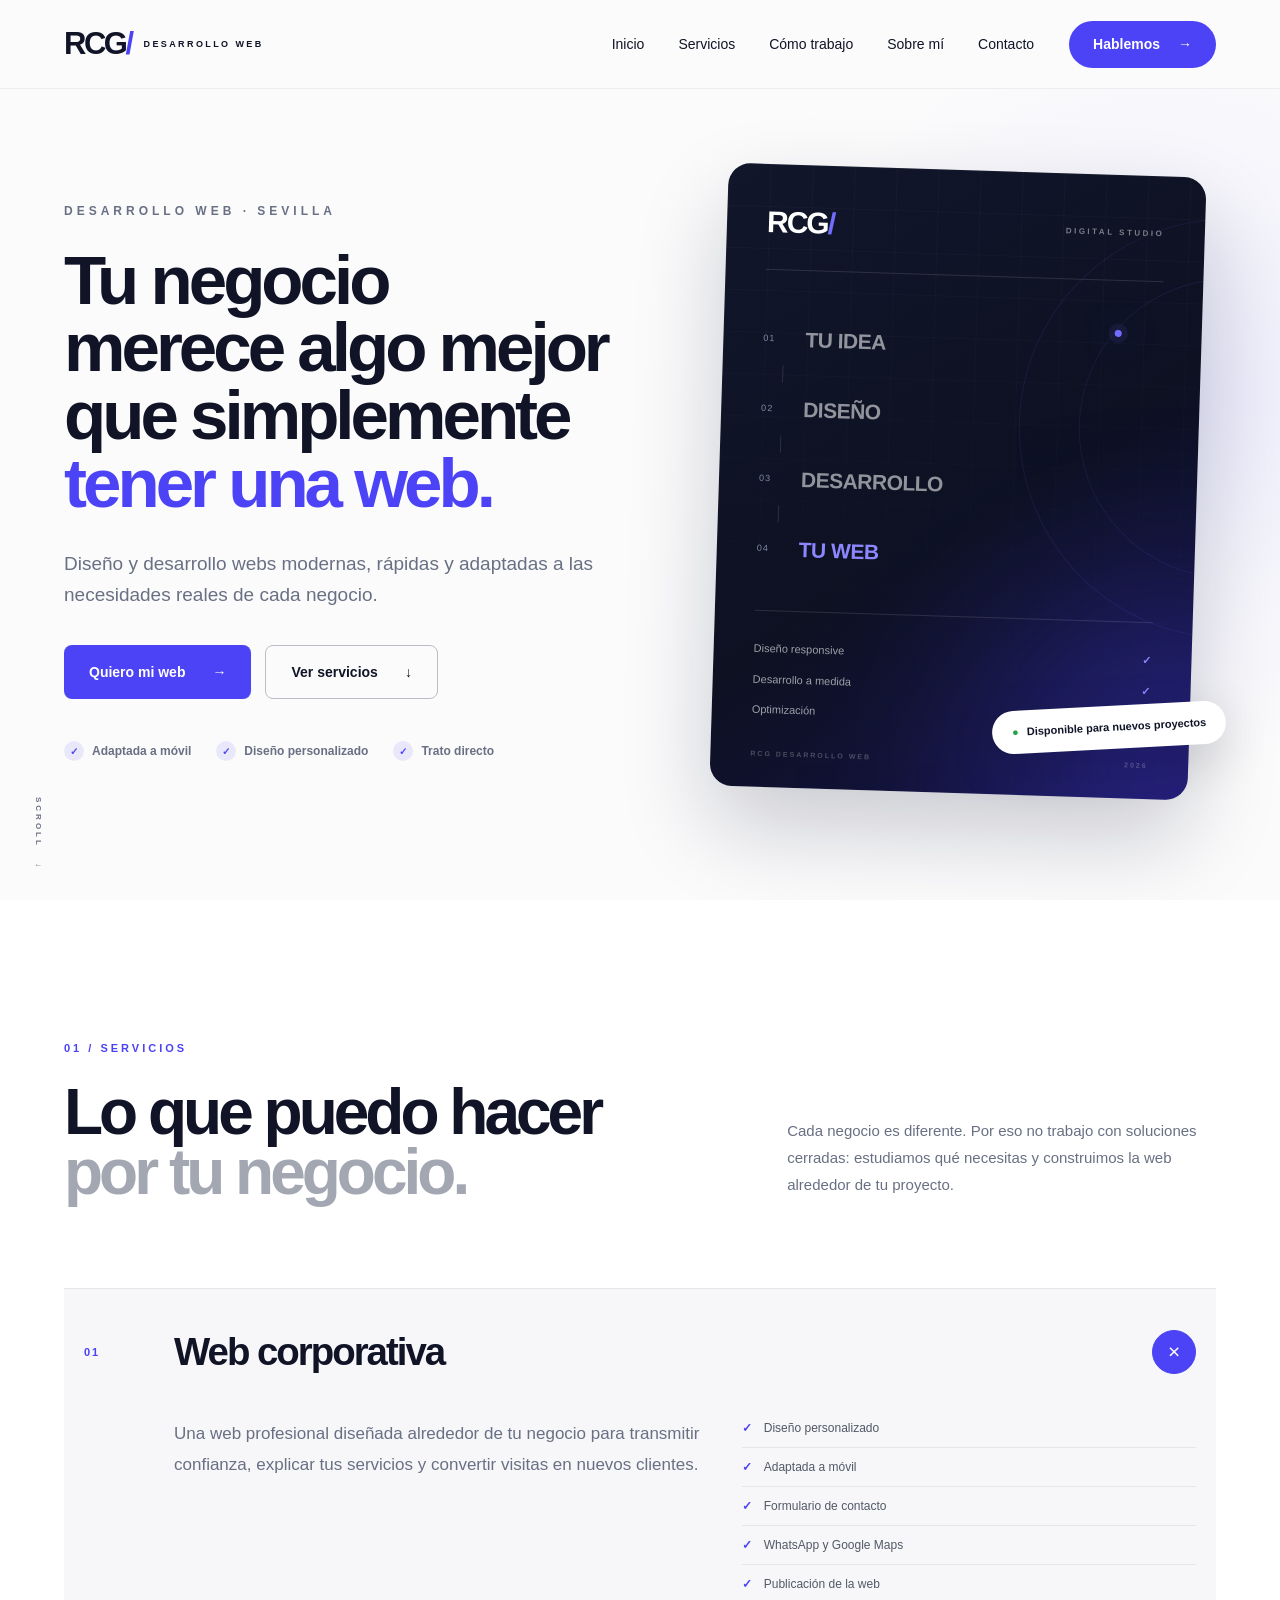
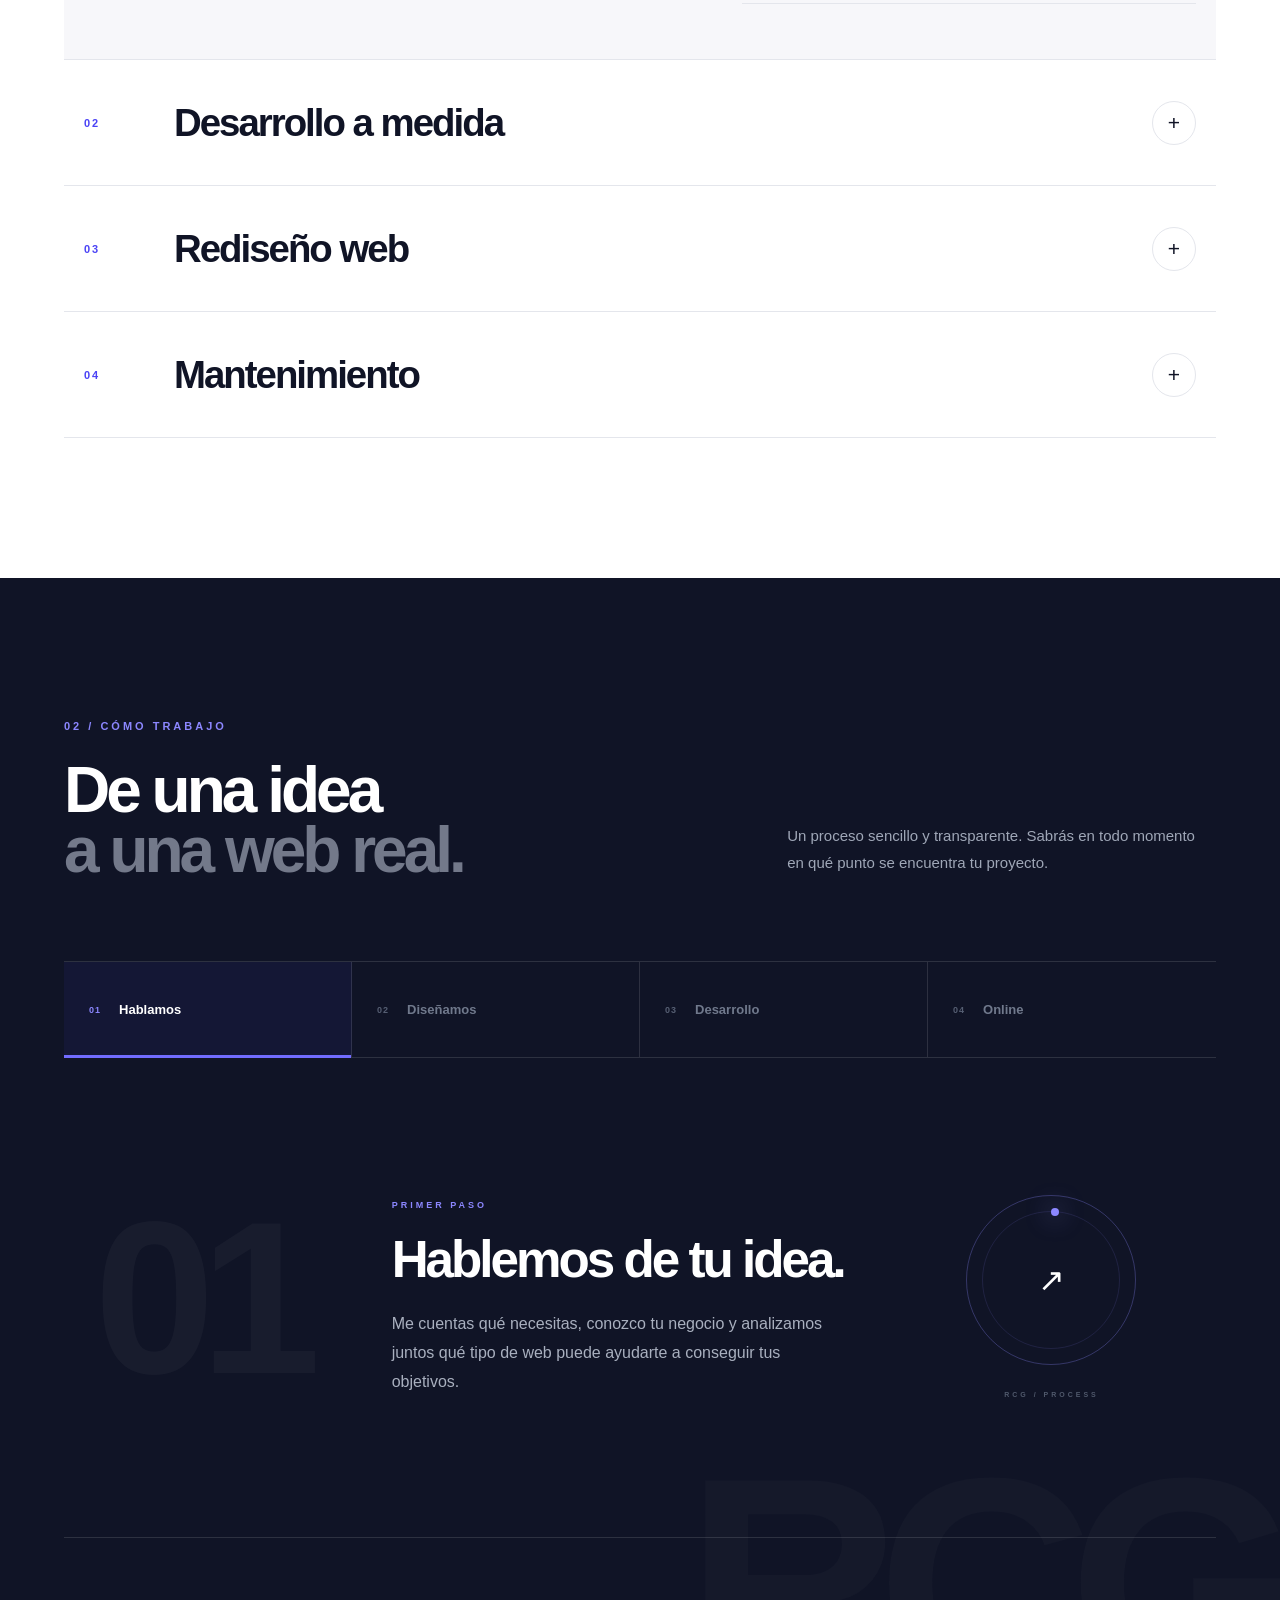
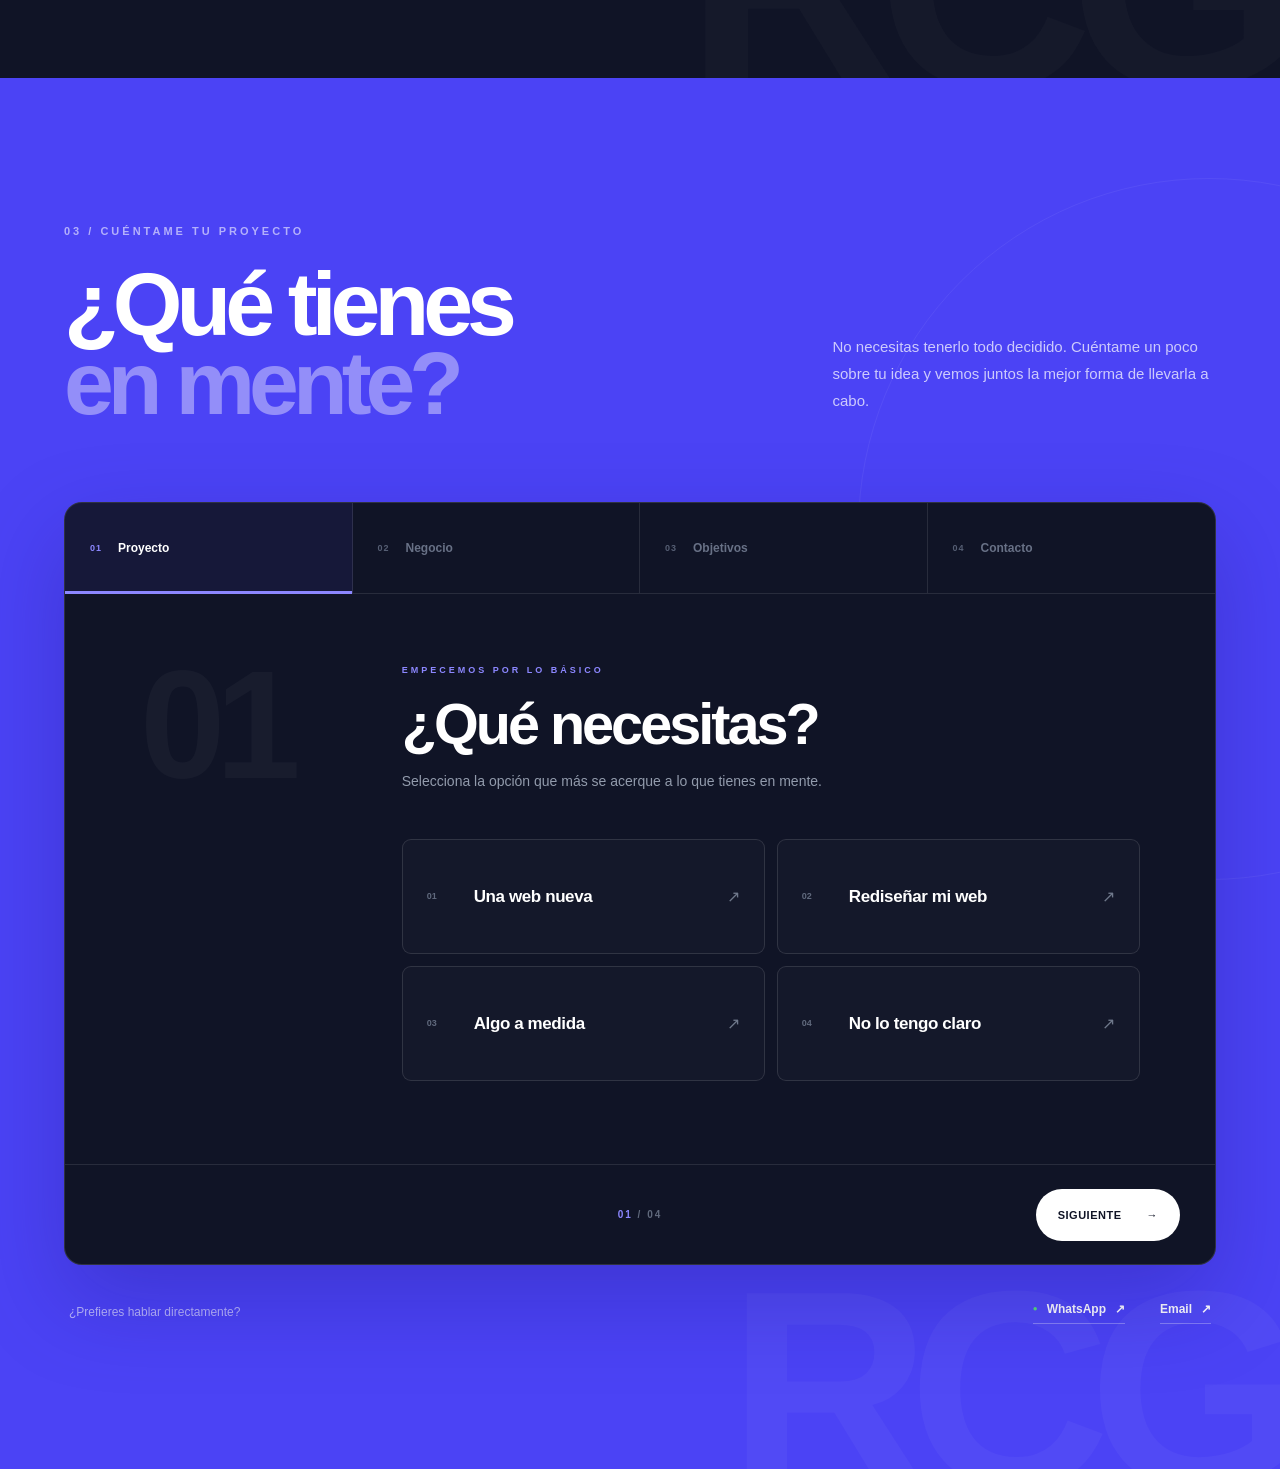
<file: index.html>
<!DOCTYPE html>
<html lang="es">

<head>
    <meta charset="UTF-8">
    <meta name="viewport" content="width=device-width, initial-scale=1.0">

    <meta name="description"
        content="RCG Desarrollo Web. Diseño y desarrollo de páginas web modernas, rápidas y adaptadas a cada negocio.">

    <title>RCG Desarrollo Web | Diseño y Desarrollo Web</title>
    <link rel="icon" type="image/png" href="img/favicon.png">

    <link rel="stylesheet" href="css/style.css">
    <script src="js/main.js"></script>
</head>


<body>

<!-- =====================================================
     HEADER
===================================================== -->

<header class="header">

    <div class="container header-container">

        <a href="#inicio" class="logo">

            <span class="logo-main">
                RCG<span>/</span>
            </span>

            <span class="logo-text">
                DESARROLLO WEB
            </span>

        </a>


        <nav class="nav" id="nav">

            <a href="#inicio">Inicio</a>
            <a href="#servicios">Servicios</a>
            <a href="#proceso">Cómo trabajo</a>
            <a href="sobre-mi.html">Sobre mí</a>
            <a href="#contacto">Contacto</a>

        </nav>


        <a href="#contacto" class="header-cta">

            Hablemos

            <span>→</span>

        </a>


        <button
            class="menu-toggle"
            id="menu-toggle"
            aria-label="Abrir menú"
        >

            <span></span>
            <span></span>

        </button>

    </div>

</header>



<main>


<!-- =====================================================
     HERO
===================================================== -->

<section class="hero" id="inicio">

    <div class="container hero-container">


        <!-- TEXTO -->

        <div class="hero-content">

            <p class="eyebrow">
                DESARROLLO WEB · SEVILLA
            </p>


            <h1>

                Tu negocio merece
                algo mejor que
                simplemente

                <span>
                    tener una web.
                </span>

            </h1>


            <p class="hero-description">
                Diseño y desarrollo webs modernas, rápidas y adaptadas
                a las necesidades reales de cada negocio.
            </p>


            <div class="hero-buttons">

                <a href="#contacto" class="btn btn-primary">

                    Quiero mi web

                    <span>→</span>

                </a>


                <a href="#servicios" class="btn btn-secondary">

                    Ver servicios

                    <span>↓</span>

                </a>

            </div>


            <div class="hero-benefits">

                <div>
                    <span class="benefit-check">✓</span>
                    <span>Adaptada a móvil</span>
                </div>

                <div>
                    <span class="benefit-check">✓</span>
                    <span>Diseño personalizado</span>
                </div>

                <div>
                    <span class="benefit-check">✓</span>
                    <span>Trato directo</span>
                </div>

            </div>

        </div>



        <!-- VISUAL RCG -->

        <div class="hero-visual">

            <div class="rcg-card">

                <div class="card-orbit orbit-one"></div>
                <div class="card-orbit orbit-two"></div>
                <div class="card-glow"></div>

                <div class="rcg-card-top">

                    <span>
                        RCG<span class="blue">/</span>
                    </span>

                    <span class="rcg-card-status">
                        DIGITAL STUDIO
                    </span>

                </div>



                <div class="rcg-process">


                    <div class="rcg-process-item">

                        <span class="process-number">
                            01
                        </span>

                        <strong>
                            TU IDEA
                        </strong>

                    </div>


                    <div class="process-line"></div>


                    <div class="rcg-process-item">

                        <span class="process-number">
                            02
                        </span>

                        <strong>
                            DISEÑO
                        </strong>

                    </div>


                    <div class="process-line"></div>


                    <div class="rcg-process-item">

                        <span class="process-number">
                            03
                        </span>

                        <strong>
                            DESARROLLO
                        </strong>

                    </div>


                    <div class="process-line"></div>


                    <div class="rcg-process-item active">

                        <span class="process-number">
                            04
                        </span>

                        <strong>
                            TU WEB
                        </strong>

                    </div>

                </div>



                <div class="rcg-features">

                    <div>
                        <span>Diseño responsive</span>
                        <strong>✓</strong>
                    </div>

                    <div>
                        <span>Desarrollo a medida</span>
                        <strong>✓</strong>
                    </div>

                    <div>
                        <span>Optimización</span>
                        <strong>✓</strong>
                    </div>

                </div>


                <div class="rcg-card-footer">

                    <span>
                        RCG DESARROLLO WEB
                    </span>

                    <span>
                        2026
                    </span>

                </div>

            </div>


            <div class="floating-tag">

                <span>●</span>

                Disponible para nuevos proyectos

            </div>

        </div>

    </div>


    <div class="hero-scroll">

        SCROLL

        <span>↓</span>

    </div>

</section>



<!-- =====================================================
     SERVICIOS
===================================================== -->

<section class="services section" id="servicios">

    <div class="container">

        <div class="services-header">

            <div>
                <p class="section-number">
                    01 / SERVICIOS
                </p>

                <h2>
                    Lo que puedo hacer<br>
                    <span>por tu negocio.</span>
                </h2>
            </div>

            <p class="services-intro">
                Cada negocio es diferente. Por eso no trabajo
                con soluciones cerradas: estudiamos qué necesitas
                y construimos la web alrededor de tu proyecto.
            </p>

        </div>


        <div class="services-accordion">

            <!-- SERVICIO 1 -->

            <article class="service-item active">

                <button class="service-trigger">

                    <span class="service-number">
                        01
                    </span>

                    <span class="service-name">
                        Web corporativa
                    </span>

                    <span class="service-toggle">
                        ×
                    </span>

                </button>


                <div class="service-content">

                    <div class="service-description">

                        <p>
                            Una web profesional diseñada alrededor de
                            tu negocio para transmitir confianza,
                            explicar tus servicios y convertir visitas
                            en nuevos clientes.
                        </p>

                    </div>


                    <div class="service-features">

                        <span>Diseño personalizado</span>
                        <span>Adaptada a móvil</span>
                        <span>Formulario de contacto</span>
                        <span>WhatsApp y Google Maps</span>
                        <span>Publicación de la web</span>

                    </div>

                </div>

            </article>


            <!-- SERVICIO 2 -->

            <article class="service-item">

                <button class="service-trigger">

                    <span class="service-number">
                        02
                    </span>

                    <span class="service-name">
                        Desarrollo a medida
                    </span>

                    <span class="service-toggle">
                        +
                    </span>

                </button>


                <div class="service-content">

                    <div class="service-description">

                        <p>
                            Desarrollo soluciones web cuando tu proyecto
                            necesita algo más que una página informativa:
                            funcionalidades específicas adaptadas a
                            tus necesidades.
                        </p>

                    </div>


                    <div class="service-features">

                        <span>Funcionalidades personalizadas</span>
                        <span>Paneles de gestión</span>
                        <span>Bases de datos</span>
                        <span>Automatizaciones</span>
                        <span>Soluciones escalables</span>

                    </div>

                </div>

            </article>


            <!-- SERVICIO 3 -->

            <article class="service-item">

                <button class="service-trigger">

                    <span class="service-number">
                        03
                    </span>

                    <span class="service-name">
                        Rediseño web
                    </span>

                    <span class="service-toggle">
                        +
                    </span>

                </button>


                <div class="service-content">

                    <div class="service-description">

                        <p>
                            Si ya tienes una web pero se ha quedado
                            anticuada, puedo darle una nueva imagen
                            y mejorar su experiencia en ordenador,
                            tablet y móvil.
                        </p>

                    </div>


                    <div class="service-features">

                        <span>Nuevo diseño</span>
                        <span>Responsive</span>
                        <span>Mejora de navegación</span>
                        <span>Optimización</span>
                        <span>Actualización visual</span>

                    </div>

                </div>

            </article>


            <!-- SERVICIO 4 -->

            <article class="service-item">

                <button class="service-trigger">

                    <span class="service-number">
                        04
                    </span>

                    <span class="service-name">
                        Mantenimiento
                    </span>

                    <span class="service-toggle">
                        +
                    </span>

                </button>


                <div class="service-content">

                    <div class="service-description">

                        <p>
                            Una web necesita seguir funcionando después
                            de publicarla. Puedo ayudarte con cambios,
                            actualizaciones y mejoras cuando las necesites.
                        </p>

                    </div>


                    <div class="service-features">

                        <span>Actualizaciones</span>
                        <span>Cambios de contenido</span>
                        <span>Mejoras</span>
                        <span>Soporte</span>
                        <span>Seguimiento</span>

                    </div>

                </div>

            </article>

        </div>

    </div>

</section>

<!-- =====================================================
     COMO TRABAJO
===================================================== -->

<section class="process section" id="proceso">

    <div class="container">

        <div class="process-header">

            <div>

                <p class="section-number">
                    02 / CÓMO TRABAJO
                </p>

                <h2>
                    De una idea<br>
                    <span>a una web real.</span>
                </h2>

            </div>

            <p>
                Un proceso sencillo y transparente.
                Sabrás en todo momento en qué punto
                se encuentra tu proyecto.
            </p>

        </div>


        <!-- SELECTOR -->

        <div class="process-navigation">

            <button class="process-tab active" data-step="0">
                <span>01</span>
                Hablamos
            </button>

            <button class="process-tab" data-step="1">
                <span>02</span>
                Diseñamos
            </button>

            <button class="process-tab" data-step="2">
                <span>03</span>
                Desarrollo
            </button>

            <button class="process-tab" data-step="3">
                <span>04</span>
                Online
            </button>

        </div>


        <!-- CONTENIDO -->

        <div class="process-display">

            <div class="process-big-number" id="process-number">
                01
            </div>


            <div class="process-information">

                <p class="process-label" id="process-label">
                    PRIMER PASO
                </p>

                <h3 id="process-title">
                    Hablemos de tu idea.
                </h3>

                <p id="process-description">
                    Me cuentas qué necesitas, conozco tu negocio
                    y analizamos juntos qué tipo de web puede
                    ayudarte a conseguir tus objetivos.
                </p>

            </div>


            <div class="process-visual">

                <div class="process-circle">

                    <span id="process-symbol">
                        ↗
                    </span>

                </div>

                <span class="process-visual-text">
                    RCG / PROCESS
                </span>

            </div>

        </div>

    </div>

</section>


<!-- =====================================================
     CONTACTO / PROJECT BRIEF
===================================================== -->

<section class="project-contact" id="contacto">

    <div class="container">

        <div class="project-contact-header">

            <div>
                <p class="section-number contact-number">
                    03 / CUÉNTAME TU PROYECTO
                </p>

                <h2>
                    ¿Qué tienes<br>
                    <span>en mente?</span>
                </h2>
            </div>

            <p>
                No necesitas tenerlo todo decidido.
                Cuéntame un poco sobre tu idea y vemos
                juntos la mejor forma de llevarla a cabo.
            </p>

        </div>


        <form class="brief-form" id="brief-form">
 
            <!-- WEB3FORMS -->

            <input
                type="hidden"
                name="access_key"
                value="d6defe28-c5f7-4a00-aaea-1e3e8741773b"
            >

            <input
                type="hidden"
                name="subject"
                value="Nueva solicitud de proyecto - RCG Desarrollo Web"
            >

            <input
                type="hidden"
                name="from_name"
                value="RCG Desarrollo Web"
            >

            <input
                type="checkbox"
                name="botcheck"
                class="hidden"
                style="display: none;"
            >

            <!-- PROGRESO -->

            <div class="brief-progress">

                <button type="button"
                        class="brief-progress-item active"
                        data-go-step="1">

                    <span>01</span>
                    Proyecto

                </button>

                <button type="button"
                        class="brief-progress-item"
                        data-go-step="2">

                    <span>02</span>
                    Negocio

                </button>

                <button type="button"
                        class="brief-progress-item"
                        data-go-step="3">

                    <span>03</span>
                    Objetivos

                </button>

                <button type="button"
                        class="brief-progress-item"
                        data-go-step="4">

                    <span>04</span>
                    Contacto

                </button>

            </div>


            <div class="brief-body">


                <!-- =========================================
                     PASO 1
                ========================================== -->

                <div class="brief-step active"
                     data-step="1">

                    <div class="brief-step-number">
                        01
                    </div>


                    <div class="brief-step-content">

                        <p class="brief-label">
                            EMPECEMOS POR LO BÁSICO
                        </p>

                        <h3>
                            ¿Qué necesitas?
                        </h3>

                        <p class="brief-help">
                            Selecciona la opción que más se acerque
                            a lo que tienes en mente.
                        </p>


                        <div class="brief-options">

                            <label class="brief-option">

                                <input
                                    type="radio"
                                    name="tipo_proyecto"
                                    value="Web nueva"
                                >

                                <span class="brief-option-number">
                                    01
                                </span>

                                <strong>
                                    Una web nueva
                                </strong>

                                <span class="brief-option-arrow">
                                    ↗
                                </span>

                            </label>


                            <label class="brief-option">

                                <input
                                    type="radio"
                                    name="tipo_proyecto"
                                    value="Rediseño web"
                                >

                                <span class="brief-option-number">
                                    02
                                </span>

                                <strong>
                                    Rediseñar mi web
                                </strong>

                                <span class="brief-option-arrow">
                                    ↗
                                </span>

                            </label>


                            <label class="brief-option">

                                <input
                                    type="radio"
                                    name="tipo_proyecto"
                                    value="Desarrollo a medida"
                                >

                                <span class="brief-option-number">
                                    03
                                </span>

                                <strong>
                                    Algo a medida
                                </strong>

                                <span class="brief-option-arrow">
                                    ↗
                                </span>

                            </label>


                            <label class="brief-option">

                                <input
                                    type="radio"
                                    name="tipo_proyecto"
                                    value="No lo tengo claro"
                                >

                                <span class="brief-option-number">
                                    04
                                </span>

                                <strong>
                                    No lo tengo claro
                                </strong>

                                <span class="brief-option-arrow">
                                    ↗
                                </span>

                            </label>

                        </div>

                    </div>

                </div>


                <!-- =========================================
                     PASO 2
                ========================================== -->

                <div class="brief-step"
                     data-step="2">

                    <div class="brief-step-number">
                        02
                    </div>


                    <div class="brief-step-content">

                        <p class="brief-label">
                            CUÉNTAME SOBRE TU NEGOCIO
                        </p>

                        <h3>
                            Quiero conocerte<br>
                            un poco mejor.
                        </h3>


                        <div class="brief-fields">

                            <div class="brief-field">

                                <label for="negocio">
                                    Nombre del negocio
                                </label>

                                <input
                                    type="text"
                                    id="negocio"
                                    name="negocio"
                                    placeholder="Ej. Taller Marcelino"
                                >

                            </div>


                            <div class="brief-field">

                                <label for="sector">
                                    ¿A qué se dedica?
                                </label>

                                <input
                                    type="text"
                                    id="sector"
                                    name="sector"
                                    placeholder="Ej. Taller mecánico"
                                >

                            </div>


                            <div class="brief-field brief-field-full">

                                <label>
                                    ¿Tienes web actualmente?
                                </label>

                                <div class="brief-yes-no">

                                    <label class="brief-choice">
                                        <input
                                            type="radio"
                                            name="tiene_web"
                                            value="Sí"
                                        >
                                        <span>Sí</span>
                                    </label>

                                    <label class="brief-choice">
                                        <input
                                            type="radio"
                                            name="tiene_web"
                                            value="No"
                                        >
                                        <span>No</span>
                                    </label>

                                </div>

                            </div>


                            <!-- Solo aparece si selecciona SÍ -->

                            <div
                                class="brief-field brief-field-full brief-web-url"
                                id="brief-web-url"
                            >

                                <label for="web_actual">
                                    ¿Cuál es tu web?
                                </label>

                                <input
                                    type="text"
                                    id="web_actual"
                                    name="web_actual"
                                    placeholder="https://www.tuweb.com"
                                >

                            </div>

                        </div>

                    </div>

                </div>


                <!-- =========================================
                     PASO 3
                ========================================== -->

                <div class="brief-step"
                     data-step="3">

                    <div class="brief-step-number">
                        03
                    </div>


                    <div class="brief-step-content">

                        <p class="brief-label">
                            EL OBJETIVO
                        </p>

                        <h3>
                            ¿Qué quieres conseguir<br>
                            con tu web?
                        </h3>

                        <p class="brief-help">
                            Puedes seleccionar varias opciones.
                        </p>


                        <div class="brief-objectives">

                            <label>
                                <input
                                    type="checkbox"
                                    name="objetivos"
                                    value="Conseguir nuevos clientes"
                                >

                                <span>
                                    Conseguir nuevos clientes
                                </span>
                            </label>


                            <label>
                                <input
                                    type="checkbox"
                                    name="objetivos"
                                    value="Mostrar servicios"
                                >

                                <span>
                                    Mostrar mis servicios
                                </span>
                            </label>


                            <label>
                                <input
                                    type="checkbox"
                                    name="objetivos"
                                    value="Recibir contactos"
                                >

                                <span>
                                    Recibir solicitudes de contacto
                                </span>
                            </label>


                            <label>
                                <input
                                    type="checkbox"
                                    name="objetivos"
                                    value="Mejorar imagen online"
                                >

                                <span>
                                    Mejorar mi imagen online
                                </span>
                            </label>


                            <label>
                                <input
                                    type="checkbox"
                                    name="objetivos"
                                    value="Funcionalidad específica"
                                >

                                <span>
                                    Necesito una funcionalidad específica
                                </span>
                            </label>

                        </div>


                        <div class="brief-field brief-message">

                            <label for="mensaje">
                                ¿Quieres contarme algo más?
                            </label>

                            <textarea
                                id="mensaje"
                                name="mensaje"
                                rows="4"
                                placeholder="Cuéntame brevemente tu idea..."
                            ></textarea>

                        </div>

                    </div>

                </div>


                <!-- =========================================
                     PASO 4
                ========================================== -->

                <div class="brief-step"
                     data-step="4">

                    <div class="brief-step-number">
                        04
                    </div>


                    <div class="brief-step-content">

                        <p class="brief-label">
                            ÚLTIMO PASO
                        </p>

                        <h3>
                            ¿Cómo hablamos?
                        </h3>

                        <p class="brief-help">
                            Déjame tus datos y me pondré
                            en contacto contigo.
                        </p>


                        <div class="brief-fields">

                            <div class="brief-field">

                                <label for="nombre">
                                    Tu nombre *
                                </label>

                                <input
                                    type="text"
                                    id="nombre"
                                    name="nombre"
                                    placeholder="Nombre"
                                    required
                                >

                            </div>


                            <div class="brief-field">

                                <label for="email">
                                    Email *
                                </label>

                                <input
                                    type="email"
                                    id="email"
                                    name="email"
                                    placeholder="nombre@email.com"
                                    required
                                >

                            </div>


                            <div class="brief-field brief-field-full">

                                <label for="telefono">
                                    Teléfono
                                    <span>Opcional</span>
                                </label>

                                <input
                                    type="tel"
                                    id="telefono"
                                    name="telefono"
                                    placeholder="Ej. 654 879 970"
                                    inputmode="numeric"
                                    autocomplete="tel"
                                >

                                <span
                                    class="brief-field-error"
                                    id="telefono-error"
                                >
                                    Introduce un teléfono válido. Ej: 654 879 970
                                </span>

                            </div>

                        </div>


                        <label class="brief-privacy">

                            <input
                                type="checkbox"
                                id="privacidad"
                                required
                            >

                            <span>
                                Acepto que mis datos se utilicen
                                para responder a esta solicitud.
                            </span>

                        </label>

                    </div>

                </div>


                <!-- =========================================
                     ÉXITO
                ========================================== -->

                <div class="brief-success"
                     id="brief-success">

                    <div class="brief-success-icon">
                        ✓
                    </div>

                    <p>
                        RCG / SOLICITUD RECIBIDA
                    </p>

                    <h3>
                        ¡Gracias por<br>
                        contarme tu idea!
                    </h3>

                    <span>
                        Me pondré en contacto contigo
                        lo antes posible.
                    </span>

                </div>

            </div>


            <!-- =============================================
                 CONTROLES
            ============================================== -->

            <div class="brief-controls"
                 id="brief-controls">

                <button
                    type="button"
                    class="brief-back"
                    id="brief-back"
                >
                    ← Anterior
                </button>


                <div class="brief-current">
                    <span id="brief-current">01</span>
                    / 04
                </div>


                <button
                    type="button"
                    class="brief-next"
                    id="brief-next"
                >
                    Siguiente
                    <span>→</span>
                </button>


                <button
                    type="submit"
                    class="brief-submit"
                    id="brief-submit"
                >
                    Enviar mi proyecto
                    <span>→</span>
                </button>

            </div>

        </form>


        <!-- CONTACTO DIRECTO -->

        <div class="direct-contact">

            <p>
                ¿Prefieres hablar directamente?
            </p>


            <div>

                <a
                    href="https://wa.me/34654879970?text=Hola%20Ricardo%2C%20he%20visto%20la%20web%20de%20RCG%20Desarrollo%20Web%20y%20quer%C3%ADa%20consultarte%20sobre%20una%20p%C3%A1gina%20web."
                    target="_blank"
                    rel="noopener noreferrer"
                >
                    <span class="direct-status">●</span>
                    WhatsApp
                    <span>↗</span>
                </a>


                <a href="mailto:rcgdesarrolloweb@gmail.com">
                    Email
                    <span>↗</span>
                </a>

            </div>

        </div>

    </div>

</section>
</file>
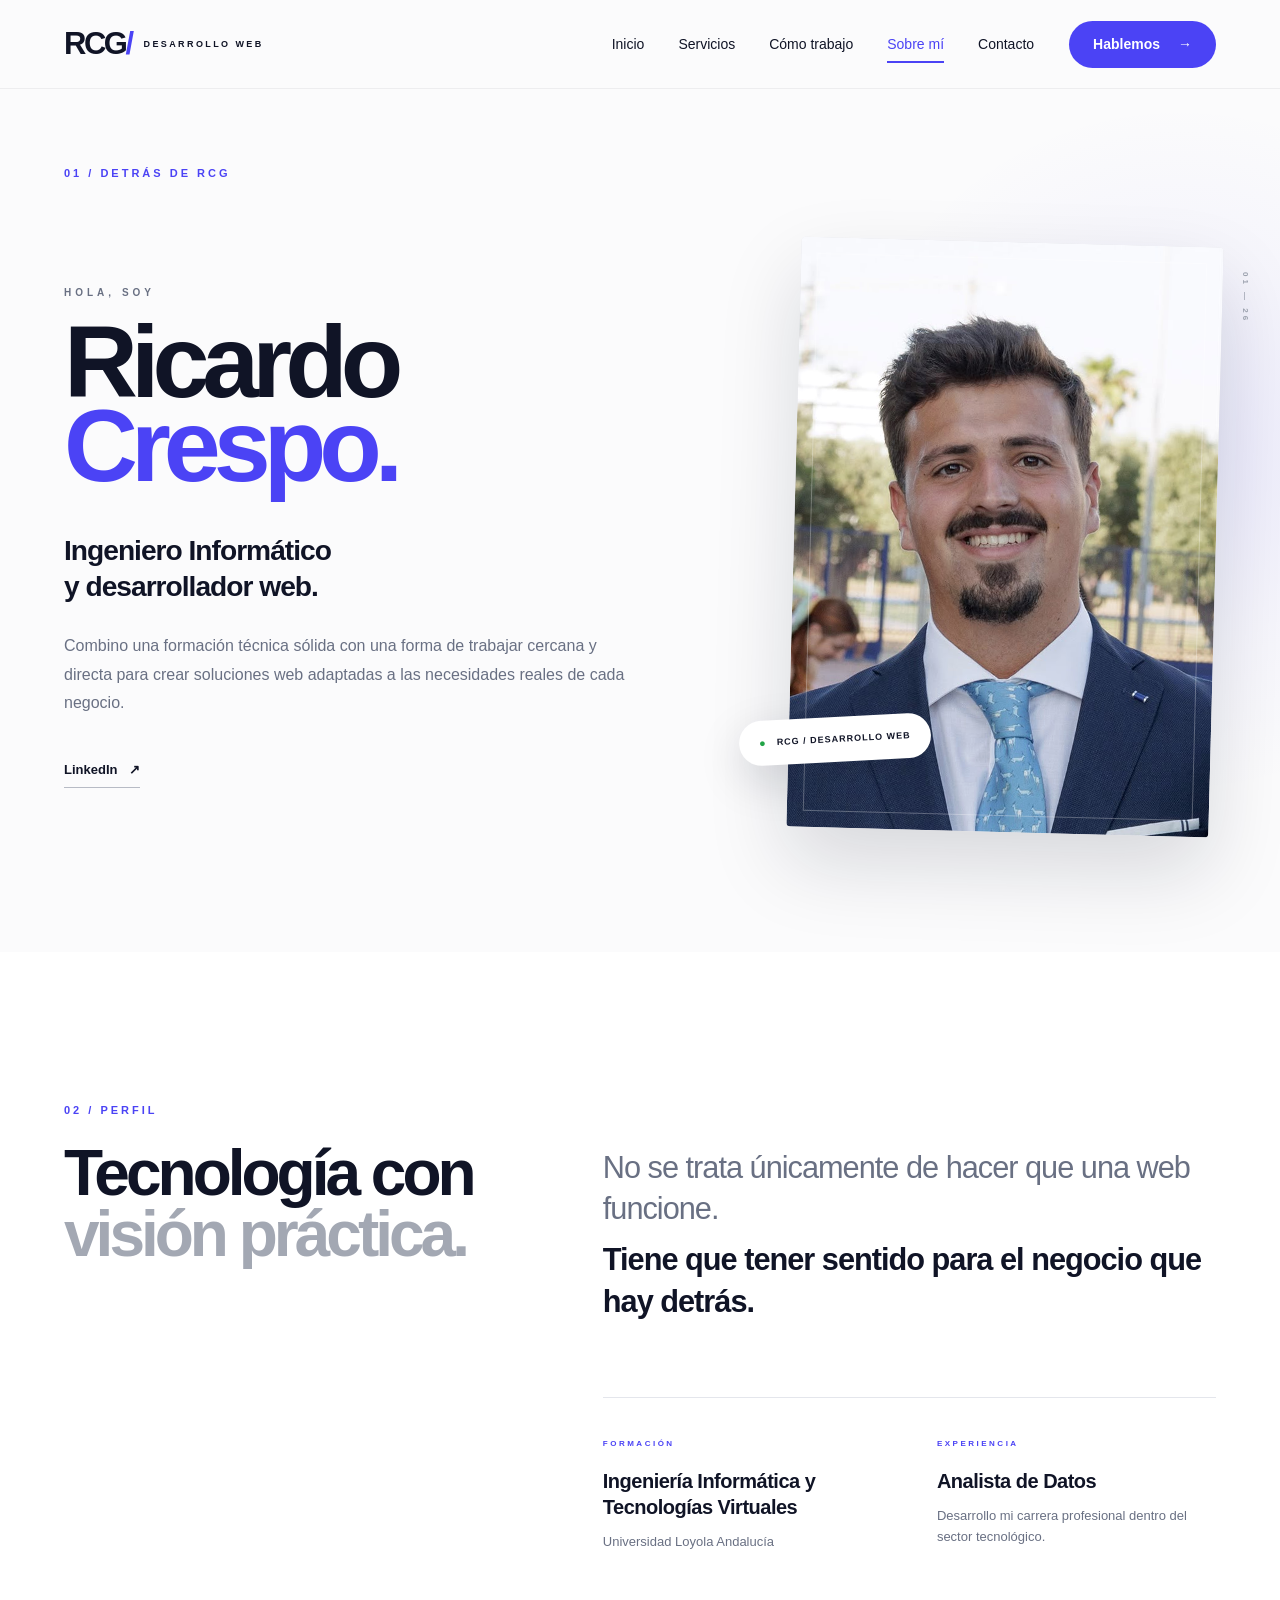
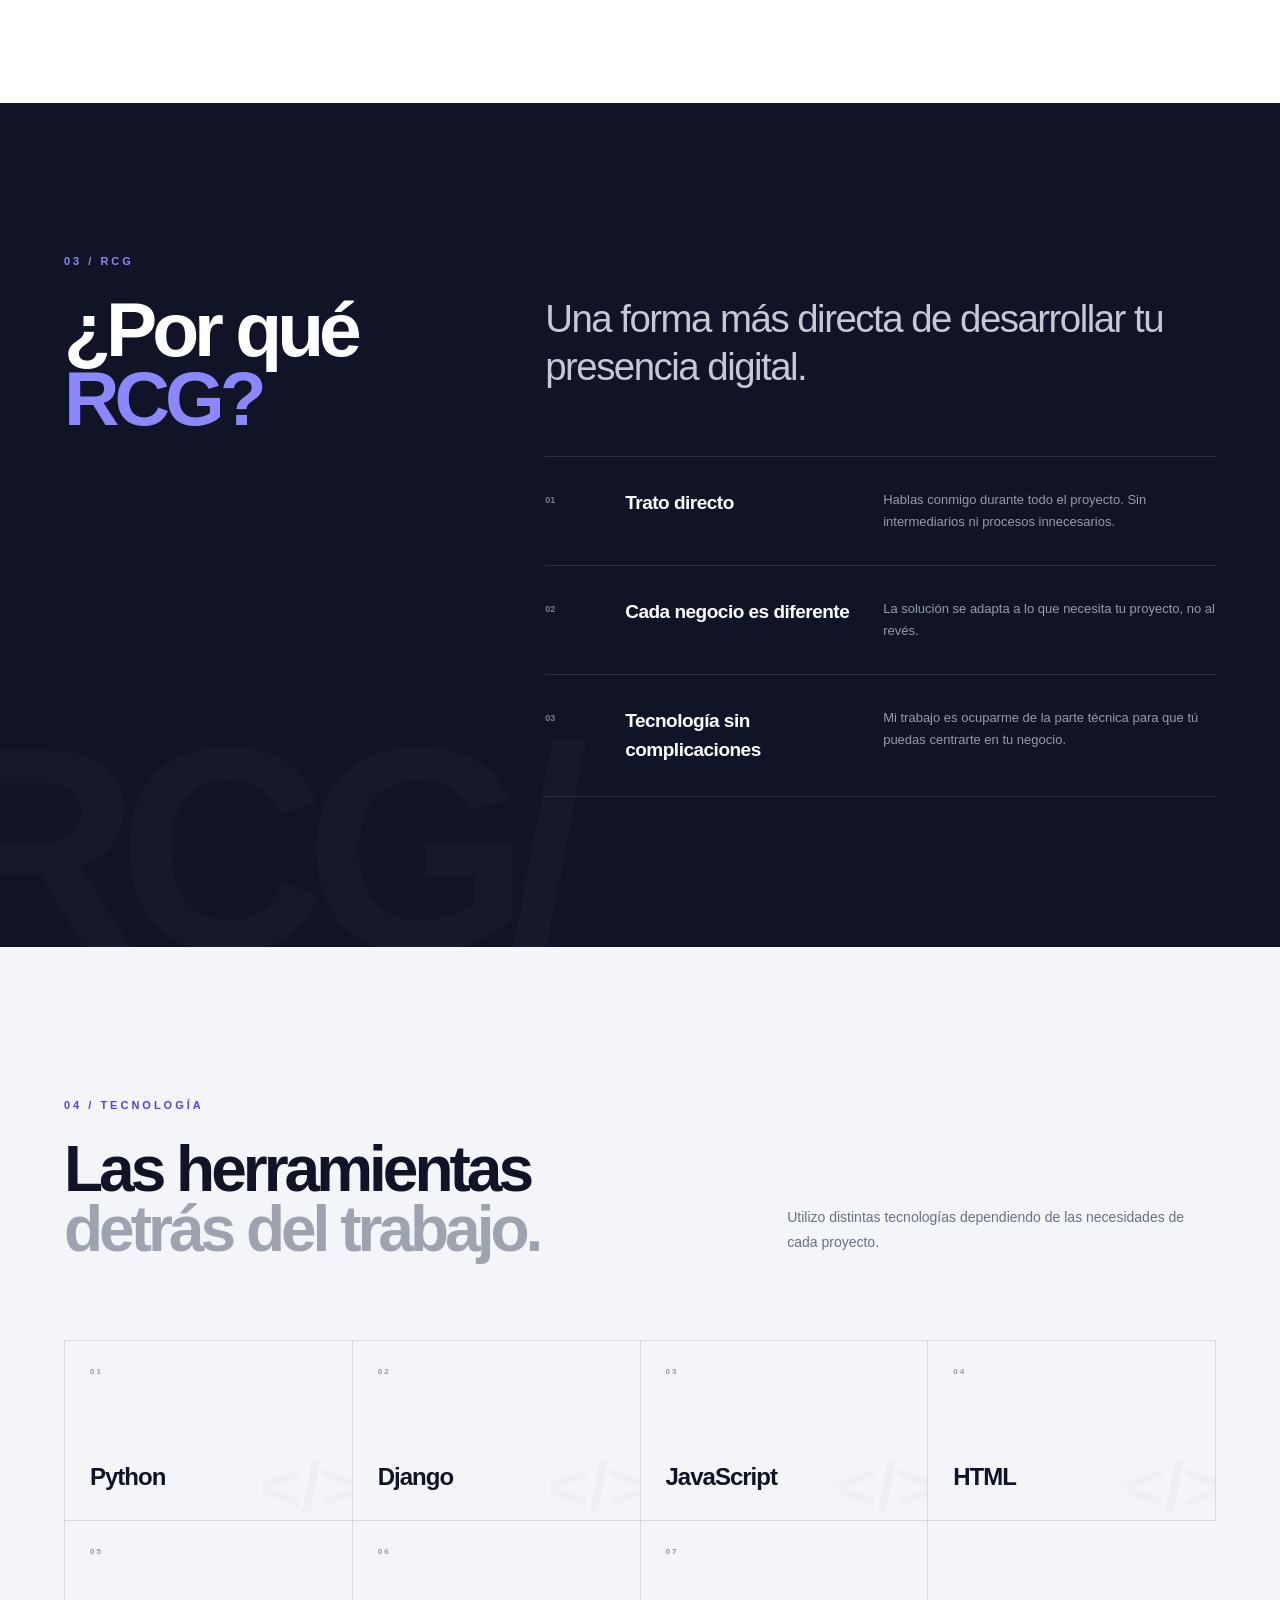
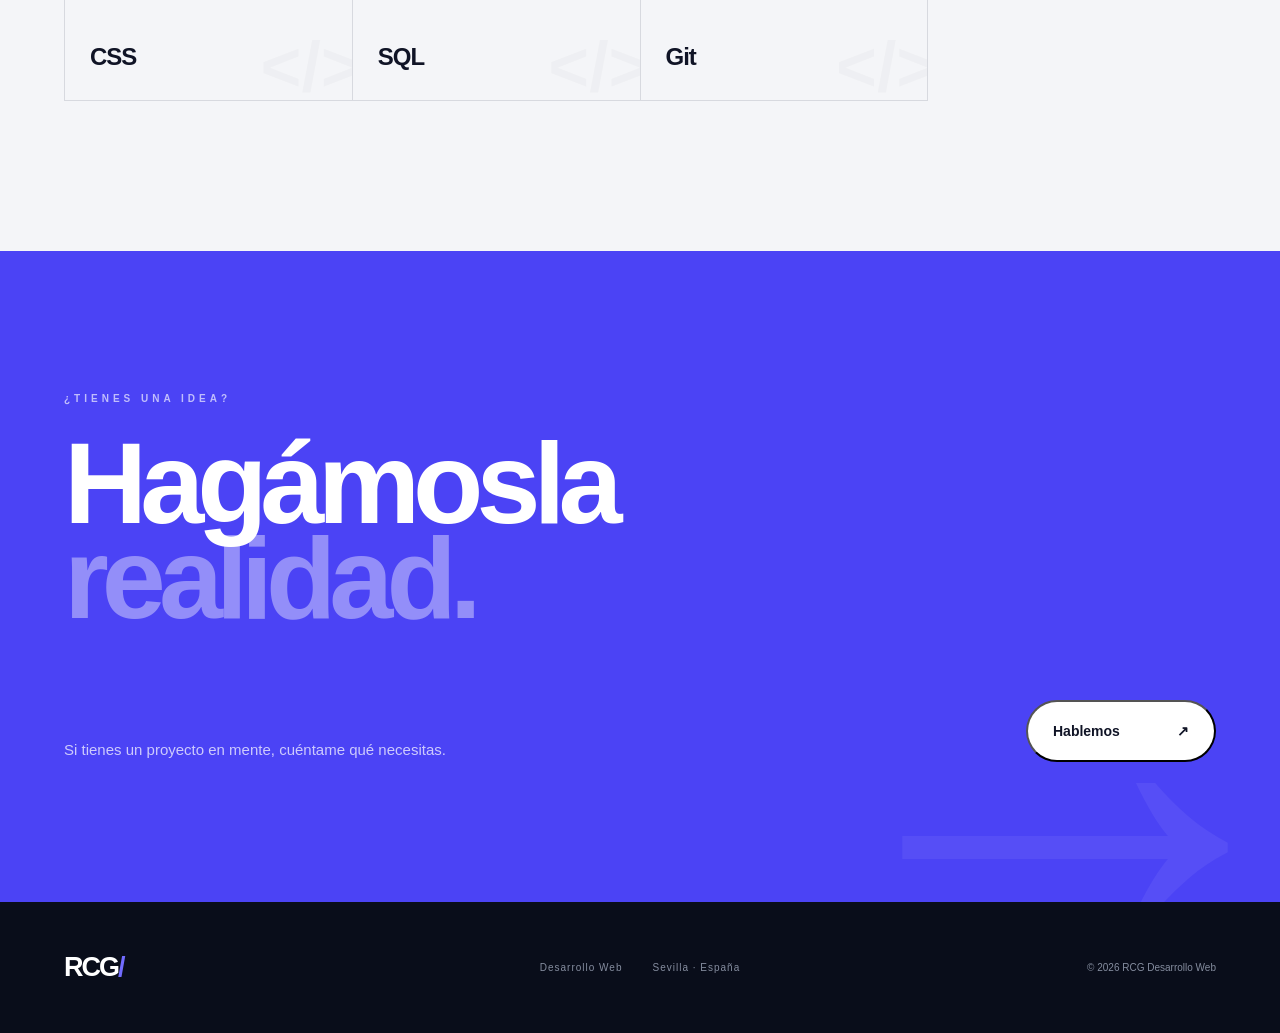
<file: sobre-mi.html>
<!DOCTYPE html>
<html lang="es">

<head>
    <meta charset="UTF-8">

    <meta name="viewport"
          content="width=device-width, initial-scale=1.0">

    <meta name="description"
          content="Conoce a Ricardo Crespo, Ingeniero Informático y desarrollador detrás de RCG Desarrollo Web.">

    <title>Sobre mí | RCG Desarrollo Web</title>
    <link rel="icon" type="image/png" href="img/favicon.png">
    <link rel="stylesheet" href="css/style.css">
</head>


<body>


<!-- =====================================================
     HEADER
===================================================== -->

<header class="header">

    <div class="container header-container">

        <a href="index.html" class="logo">

            <span class="logo-main">
                RCG<span>/</span>
            </span>

            <span class="logo-text">
                DESARROLLO WEB
            </span>

        </a>


        <nav class="nav" id="nav">

            <a href="index.html">Inicio</a>

            <a href="index.html#servicios">
                Servicios
            </a>

            <a href="index.html#proceso">
                Cómo trabajo
            </a>

            <a href="sobre-mi.html" class="nav-current">
                Sobre mí
            </a>

            <a href="index.html#contacto">
                Contacto
            </a>

        </nav>


        <a href="index.html#contacto"
           class="header-cta">

            Hablemos

            <span>→</span>

        </a>


        <button
            class="menu-toggle"
            id="menu-toggle"
            aria-label="Abrir menú"
        >

            <span></span>
            <span></span>

        </button>

    </div>

</header>



<main>


<!-- =====================================================
     ABOUT HERO
===================================================== -->

<section class="about-page-hero">

    <div class="container">

        <p class="about-page-number">
            01 / DETRÁS DE RCG
        </p>


        <div class="about-hero-grid">


            <!-- TEXTO -->

            <div class="about-hero-content">

                <p class="about-hello">
                    HOLA, SOY
                </p>


                <h1>
                    Ricardo<br>
                    <span>Crespo.</span>
                </h1>


                <p class="about-role">
                    Ingeniero Informático<br>
                    y desarrollador web.
                </p>


                <p class="about-summary">

                    Combino una formación técnica sólida
                    con una forma de trabajar cercana y directa
                    para crear soluciones web adaptadas a las
                    necesidades reales de cada negocio.

                </p>


                <div class="about-links">

                    <a
                        href="https://www.linkedin.com/in/ricardo-crespo-gallardo-600a23241"
                        target="_blank"
                        rel="noopener noreferrer"
                    >
                        LinkedIn
                        <span>↗</span>
                    </a>

                </div>

            </div>



            <!-- FOTO -->

            <div class="about-photo-wrapper">

                <div class="about-photo">

                    <img
                        src="img/ricardo-crespo.jpeg"
                        alt="Ricardo Crespo"
                    >

                </div>


                <div class="about-photo-tag">

                    <span>●</span>

                    RCG / DESARROLLO WEB

                </div>


                <div class="about-photo-index">
                    01 — 26
                </div>

            </div>

        </div>

    </div>

</section>



<!-- =====================================================
     PERFIL
===================================================== -->

<section class="profile-section">

    <div class="container profile-grid">


        <div class="profile-title">

            <p class="section-number">
                02 / PERFIL
            </p>


            <h2>
                Tecnología con<br>
                <span>visión práctica.</span>
            </h2>

        </div>



        <div class="profile-content">

            <p class="profile-main-text">

                No se trata únicamente de hacer
                que una web funcione.

                <strong>
                    Tiene que tener sentido
                    para el negocio que hay detrás.
                </strong>

            </p>


            <div class="profile-columns">


                <div>

                    <span class="profile-label">
                        FORMACIÓN
                    </span>

                    <h3>
                        Ingeniería Informática
                        y Tecnologías Virtuales
                    </h3>

                    <p>
                        Universidad Loyola Andalucía
                    </p>

                </div>


                <div>

                    <span class="profile-label">
                        EXPERIENCIA
                    </span>

                    <h3>
                        Analista de Datos
                    </h3>

                    <p>
                        Desarrollo mi carrera profesional
                        dentro del sector tecnológico.
                    </p>

                </div>


            </div>

        </div>

    </div>

</section>



<!-- =====================================================
     POR QUÉ RCG
===================================================== -->

<section class="why-section">

    <div class="container">

        <p class="section-number why-number">
            03 / RCG
        </p>


        <div class="why-grid">


            <div class="why-heading">

                <h2>
                    ¿Por qué<br>
                    <span>RCG?</span>
                </h2>

            </div>


            <div class="why-content">

                <p class="why-big-text">

                    Una forma más directa de
                    desarrollar tu presencia digital.

                </p>


                <div class="why-points">


                    <article>

                        <span>01</span>

                        <h3>
                            Trato directo
                        </h3>

                        <p>
                            Hablas conmigo durante todo el proyecto.
                            Sin intermediarios ni procesos innecesarios.
                        </p>

                    </article>


                    <article>

                        <span>02</span>

                        <h3>
                            Cada negocio es diferente
                        </h3>

                        <p>
                            La solución se adapta a lo que necesita
                            tu proyecto, no al revés.
                        </p>

                    </article>


                    <article>

                        <span>03</span>

                        <h3>
                            Tecnología sin complicaciones
                        </h3>

                        <p>
                            Mi trabajo es ocuparme de la parte técnica
                            para que tú puedas centrarte en tu negocio.
                        </p>

                    </article>


                </div>

            </div>

        </div>

    </div>

</section>



<!-- =====================================================
     STACK
===================================================== -->

<section class="stack-section">

    <div class="container">

        <div class="stack-header">

            <div>

                <p class="section-number">
                    04 / TECNOLOGÍA
                </p>

                <h2>
                    Las herramientas<br>
                    <span>detrás del trabajo.</span>
                </h2>

            </div>


            <p>
                Utilizo distintas tecnologías dependiendo
                de las necesidades de cada proyecto.
            </p>

        </div>


        <div class="stack-list">

            <div>
                <span>01</span>
                <strong>Python</strong>
            </div>

            <div>
                <span>02</span>
                <strong>Django</strong>
            </div>

            <div>
                <span>03</span>
                <strong>JavaScript</strong>
            </div>

            <div>
                <span>04</span>
                <strong>HTML</strong>
            </div>

            <div>
                <span>05</span>
                <strong>CSS</strong>
            </div>

            <div>
                <span>06</span>
                <strong>SQL</strong>
            </div>

            <div>
                <span>07</span>
                <strong>Git</strong>
            </div>

        </div>

    </div>

</section>



<!-- =====================================================
     CTA
===================================================== -->

<section class="about-cta">

    <div class="container">

        <p>
            ¿TIENES UNA IDEA?
        </p>


        <h2>
            Hagámosla<br>
            <span>realidad.</span>
        </h2>


        <div class="about-cta-bottom">

            <p>
                Si tienes un proyecto en mente,
                cuéntame qué necesitas.
            </p>


            <div class="about-contact-wrapper">

                <button
                    type="button"
                    class="about-cta-button"
                    id="about-contact-toggle"
                >
                    Hablemos
                    <span>↗</span>
                </button>

                <div
                    class="about-contact-menu"
                    id="about-contact-menu"
                >

                    <a
                        href="https://wa.me/34654879970?text=Hola%20Ricardo%2C%20he%20visto%20tu%20web%20de%20RCG%20Desarrollo%20Web%20y%20me%20gustar%C3%ADa%20hablar%20contigo%20sobre%20un%20proyecto."
                        target="_blank"
                        rel="noopener noreferrer"
                    >
                        <span>WhatsApp</span>
                        <strong>↗</strong>
                    </a>

                    <a
                        href="mailto:rcgdesarrolloweb@gmail.com?subject=Consulta%20-%20RCG%20Desarrollo%20Web"
                    >
                        <span>Email</span>
                        <strong>↗</strong>
                    </a>

                </div>

            </div>

        </div>

    </div>

</section>


</main>



<!-- =====================================================
     FOOTER
===================================================== -->

<footer class="footer">

    <div class="container footer-container">


        <a href="index.html" class="footer-logo">

            RCG<span>/</span>

        </a>


        <div class="footer-info">

            <span>
                Desarrollo Web
            </span>

            <span>
                Sevilla · España
            </span>

        </div>


        <div class="footer-copy">

            © 2026 RCG Desarrollo Web

        </div>


    </div>

</footer>


<script src="js/main.js"></script>

</body>

</html>
</file>
<file: css/style.css>
/* =========================================================
   RCG DESARROLLO WEB
   www.rcgdesarrolloweb
========================================================= */


/* =========================================================
   VARIABLES
========================================================= */

:root {
    --blue: #4b43f5;
    --blue-dark: #3730d9;
    --blue-light: #726cff;

    --dark: #101426;
    --dark-soft: #171c32;

    --text: #101426;
    --text-soft: #697083;

    --white: #ffffff;

    --background: #fbfbfc;
    --background-soft: #f4f5f8;

    --border: #e4e6ec;

    --green: #22a447;

    --max-width: 1240px;
}


/* =========================================================
   RESET
========================================================= */

* {
    margin: 0;
    padding: 0;
    box-sizing: border-box;
}


html {
    scroll-behavior: smooth;
}


body {
    font-family: Arial, Helvetica, sans-serif;

    background: var(--background);

    color: var(--text);

    line-height: 1.5;

    overflow-x: hidden;
}


a {
    text-decoration: none;
    color: inherit;
}


button {
    font-family: inherit;
}


.container {
    width: min(90%, var(--max-width));
    margin: 0 auto;
}


/* =========================================================
   HEADER
========================================================= */

.header {
    position: fixed;

    top: 0;
    left: 0;

    width: 100%;

    z-index: 1000;

    background: rgba(251, 251, 252, 0.90);

    backdrop-filter: blur(18px);
    -webkit-backdrop-filter: blur(18px);

    border-bottom: 1px solid rgba(16, 20, 38, 0.06);
}


.header-container {
    height: 88px;

    display: flex;

    align-items: center;

    justify-content: space-between;

    gap: 35px;
}


/* =========================================================
   LOGO
========================================================= */

.logo {
    display: flex;

    align-items: center;

    gap: 12px;

    flex-shrink: 0;
}


.logo-main {
    font-size: 31px;

    font-weight: 900;

    letter-spacing: -2.5px;

    color: var(--dark);
}


.logo-main span {
    color: var(--blue);
}


.logo-text {
    font-size: 9px;

    font-weight: 700;

    letter-spacing: 2.4px;

    line-height: 1.2;
}


/* =========================================================
   NAVIGATION
========================================================= */

.nav {
    display: flex;

    align-items: center;

    gap: 34px;

    margin-left: auto;
}


.nav a {
    position: relative;

    font-size: 14px;

    font-weight: 500;
}


.nav a::after {
    content: "";

    position: absolute;

    left: 0;

    bottom: -8px;

    width: 0;

    height: 2px;

    background: var(--blue);

    transition: width 0.25s ease;
}


.nav a:hover::after {
    width: 100%;
}


/* =========================================================
   HEADER BUTTON
========================================================= */

.header-cta {
    display: flex;

    align-items: center;

    gap: 18px;

    padding: 13px 24px;

    border-radius: 50px;

    background: var(--blue);

    color: white;

    font-size: 14px;

    font-weight: 600;

    transition:
        background 0.25s ease,
        transform 0.25s ease,
        box-shadow 0.25s ease;
}


.header-cta:hover {
    background: var(--blue-dark);

    transform: translateY(-2px);

    box-shadow: 0 10px 25px rgba(75, 67, 245, 0.22);
}


/* =========================================================
   MOBILE MENU BUTTON
========================================================= */

.menu-toggle {
    display: none;

    width: 34px;

    height: 34px;

    border: 0;

    background: transparent;

    cursor: pointer;
}


.menu-toggle span {
    display: block;

    width: 25px;

    height: 2px;

    margin: 6px auto;

    background: var(--dark);

    transition: 0.3s ease;
}


/* =========================================================
   HERO
========================================================= */

.hero {
    position: relative;

    min-height: 100vh;

    padding-top: 88px;

    display: flex;

    align-items: center;

    overflow: hidden;
}


/* Fondo decorativo */

.hero::before {
    content: "";

    position: absolute;

    width: 750px;

    height: 750px;

    right: -260px;

    top: 20px;

    border-radius: 50%;

    background:
        radial-gradient(
            circle,
            rgba(75, 67, 245, 0.10) 0%,
            rgba(75, 67, 245, 0.03) 40%,
            rgba(75, 67, 245, 0) 72%
        );

    pointer-events: none;
}


.hero-container {
    position: relative;

    z-index: 2;

    display: grid;

    grid-template-columns:
        minmax(0, 1.03fr)
        minmax(430px, 0.97fr);

    align-items: center;

    gap: 85px;

    padding-top: 55px;

    padding-bottom: 80px;
}


/* =========================================================
   HERO TEXT
========================================================= */

.eyebrow {
    margin-bottom: 27px;

    color: var(--text-soft);

    font-size: 12px;

    font-weight: 700;

    letter-spacing: 4px;
}


.hero h1 {
    max-width: 700px;

    font-size: clamp(53px, 5.4vw, 82px);

    line-height: 0.98;

    letter-spacing: -4px;

    font-weight: 800;
}


.hero h1 span {
    display: block;

    color: var(--blue);
}


.hero-description {
    max-width: 590px;

    margin-top: 30px;

    color: var(--text-soft);

    font-size: 19px;

    line-height: 1.65;
}


/* =========================================================
   HERO BUTTONS
========================================================= */

.hero-buttons {
    display: flex;

    gap: 14px;

    margin-top: 35px;
}


.btn {
    min-height: 54px;

    padding: 0 25px;

    border-radius: 8px;

    display: inline-flex;

    align-items: center;

    justify-content: center;

    gap: 27px;

    font-size: 14px;

    font-weight: 600;

    transition:
        transform 0.25s ease,
        background 0.25s ease,
        color 0.25s ease,
        box-shadow 0.25s ease;
}


.btn:hover {
    transform: translateY(-3px);
}


.btn-primary {
    background: var(--blue);

    color: white;
}


.btn-primary:hover {
    background: var(--blue-dark);

    box-shadow: 0 12px 30px rgba(75, 67, 245, 0.20);
}


.btn-secondary {
    border: 1px solid #b8bdc8;

    background: transparent;
}


.btn-secondary:hover {
    background: var(--dark);

    border-color: var(--dark);

    color: white;
}


/* =========================================================
   HERO BENEFITS
========================================================= */

.hero-benefits {
    display: flex;
    flex-wrap: wrap;
    align-items: center;

    gap: 25px;

    margin-top: 42px;
}


.hero-benefits > div {
    display: flex;
    align-items: center;

    gap: 8px;

    color: var(--text-soft);

    font-size: 12px;

    font-weight: 600;
}


.benefit-check {
    width: 20px;
    height: 20px;

    display: inline-flex;
    align-items: center;
    justify-content: center;

    flex-shrink: 0;

    border-radius: 50%;

    background: rgba(75, 67, 245, 0.10);

    color: var(--blue);

    font-size: 10px;

    font-weight: 900;
}

/* =========================================================
   HERO RCG VISUAL
========================================================= */

.hero-visual {
    position: relative;

    padding: 20px;
}


/* CARD */

.rcg-card {
    position: relative;

    min-height: 540px;

    padding: 35px 40px 28px;

    border-radius: 22px;

    overflow: hidden;

    color: white;

    background:
        linear-gradient(
            145deg,
            #11162b 0%,
            #0d1122 55%,
            #151347 100%
        );

    box-shadow:
        0 40px 90px rgba(12, 17, 40, 0.20);

    transform: rotate(1.8deg);

    transition:
        transform 0.45s ease,
        box-shadow 0.45s ease;
}


/* cuadrícula sutil */

.rcg-card::before {
    content: "";

    position: absolute;

    inset: 0;

    background-image:
        linear-gradient(
            rgba(255,255,255,0.035) 1px,
            transparent 1px
        ),
        linear-gradient(
            90deg,
            rgba(255,255,255,0.035) 1px,
            transparent 1px
        );

    background-size: 42px 42px;

    mask-image:
        linear-gradient(
            to bottom,
            rgba(0,0,0,0.8),
            transparent
        );

    pointer-events: none;
}


/* glow azul */

.rcg-card::after {
    content: "";

    position: absolute;

    width: 350px;

    height: 350px;

    right: -150px;

    bottom: -150px;

    border-radius: 50%;

    background: var(--blue);

    filter: blur(100px);

    opacity: 0.35;

    pointer-events: none;
}


.rcg-card:hover {
    transform:
        rotate(0deg)
        translateY(-7px);

    box-shadow:
        0 50px 110px rgba(12, 17, 40, 0.28);
}


/* =========================================================
   CARD DECORATION
========================================================= */

.card-orbit {
    position: absolute;

    border: 1px solid rgba(114, 108, 255, 0.10);

    border-radius: 50%;

    pointer-events: none;
}


.orbit-one {
    width: 300px;
    height: 300px;

    right: -180px;
    top: 100px;
}


.orbit-two {
    width: 420px;
    height: 420px;

    right: -240px;
    top: 40px;
}


.card-glow {
    position: absolute;

    width: 7px;
    height: 7px;

    right: 80px;
    top: 155px;

    border-radius: 50%;

    background: var(--blue-light);

    box-shadow:
        0 0 0 6px rgba(114,108,255,0.08),
        0 0 35px rgba(114,108,255,0.8);

    animation: glowPulse 2.5s ease-in-out infinite;
}


@keyframes glowPulse {

    0%,
    100% {
        transform: scale(1);
        opacity: 0.6;
    }

    50% {
        transform: scale(1.5);
        opacity: 1;
    }

}

/* =========================================================
   RCG CARD TOP
========================================================= */

.rcg-card-top {
    position: relative;

    z-index: 3;

    display: flex;

    align-items: center;

    justify-content: space-between;

    padding-bottom: 25px;

    border-bottom:
        1px solid rgba(255,255,255,0.12);
}


.rcg-card-top > span:first-child {
    font-size: 30px;

    font-weight: 900;

    letter-spacing: -2px;
}


.blue {
    color: var(--blue-light);
}


.rcg-card-status {
    color: rgba(255,255,255,0.45);

    font-size: 8px;

    font-weight: 700;

    letter-spacing: 2.5px;
}


/* =========================================================
   MINI PROCESS HERO
========================================================= */

.rcg-process {
    position: relative;

    z-index: 3;

    margin-top: 42px;
}


.rcg-process-item {
    display: grid;

    grid-template-columns: 42px 1fr;

    align-items: center;

    min-height: 53px;

    color: rgba(255,255,255,0.55);

    transition:
        color 0.25s ease,
        transform 0.25s ease;
}


.rcg-process-item:hover {
    color: white;

    transform: translateX(5px);
}


.rcg-process-item.active {
    color: white;
}


.process-number {
    font-size: 9px;

    color: #7f8ba6;

    letter-spacing: 1px;
}


.rcg-process-item strong {
    font-size: 21px;

    letter-spacing: -0.5px;
}


.rcg-process-item.active strong {
    color: #8c87ff;
}


.process-line {
    position: relative;

    width: 1px;
    height: 17px;

    margin-left: 20px;

    overflow: hidden;

    background: rgba(255, 255, 255, 0.12);
}


.process-line::after {
    content: "";

    position: absolute;

    top: -100%;
    left: 0;

    width: 100%;
    height: 100%;

    background: var(--blue-light);

    animation: processFlow 2.2s ease-in-out infinite;
}


@keyframes processFlow {

    0% {
        top: -100%;
    }

    60%,
    100% {
        top: 100%;
    }

}


/* =========================================================
   RCG FEATURES
========================================================= */

.rcg-features {
    position: relative;

    z-index: 3;

    margin-top: 35px;

    padding-top: 22px;

    border-top:
        1px solid rgba(255,255,255,0.12);
}


.rcg-features div {
    display: flex;

    align-items: center;

    justify-content: space-between;

    padding: 7px 0;

    color: rgba(255,255,255,0.60);

    font-size: 11px;
}


.rcg-features strong {
    color: #8c87ff;
}


/* =========================================================
   RCG CARD FOOTER
========================================================= */

.rcg-card-footer {
    position: relative;

    z-index: 3;

    display: flex;

    justify-content: space-between;

    margin-top: 24px;

    color: rgba(255,255,255,0.25);

    font-size: 7px;

    font-weight: 700;

    letter-spacing: 2px;
}


/* =========================================================
   AVAILABLE TAG
========================================================= */

.floating-tag {
    position: absolute;

    z-index: 5;

    right: -10px;

    bottom: 65px;

    display: flex;

    align-items: center;

    gap: 8px;

    padding: 13px 20px;

    border-radius: 100px;

    background: white;

    box-shadow:
        0 15px 50px rgba(0,0,0,0.14);

    color: var(--dark);

    font-size: 11px;

    font-weight: 600;

    transform: rotate(-3deg);
}


.floating-tag span {
    color: var(--green);
}


/* =========================================================
   SCROLL INDICATOR
========================================================= */

.hero-scroll {
    position: absolute;

    left: 32px;

    bottom: 30px;

    display: flex;

    gap: 15px;

    writing-mode: vertical-rl;

    color: var(--text-soft);

    font-size: 8px;

    font-weight: 700;

    letter-spacing: 3px;
}


/* =========================================================
   GENERAL SECTIONS
========================================================= */

.section {
    padding: 140px 0;
}


.section-number {
    margin-bottom: 25px;

    color: var(--blue);

    font-size: 11px;

    font-weight: 700;

    letter-spacing: 3px;
}


.section-heading {
    margin-bottom: 80px;
}


.section-heading h2,
.about-title h2 {
    font-size: clamp(45px, 5vw, 70px);

    line-height: 1;

    letter-spacing: -3px;
}


/* =========================================================
   SERVICES
========================================================= */

.services {
    background: var(--white);
}


/* CABECERA */

.services-header {
    display: grid;
    grid-template-columns: 1.2fr 0.8fr;

    align-items: end;

    gap: 80px;

    margin-bottom: 85px;
}


.services-header h2 {
    font-size: clamp(48px, 5vw, 72px);

    line-height: 0.95;

    letter-spacing: -4px;
}


.services-header h2 span {
    color: #a2a7b2;
}


.services-intro {
    max-width: 450px;

    padding-bottom: 5px;

    color: var(--text-soft);

    font-size: 15px;

    line-height: 1.8;
}


/* =========================================================
   SERVICES ACCORDION
========================================================= */

.services-accordion {
    border-top: 1px solid var(--border);
}


.service-item {
    border-bottom: 1px solid var(--border);

    transition:
        background 0.35s ease;
}


.service-item.active {
    background: #f7f7fa;
}


/* BOTÓN */

.service-trigger {
    width: 100%;

    min-height: 125px;

    padding: 0 20px;

    border: 0;

    background: transparent;

    display: grid;

    grid-template-columns:
        90px
        1fr
        60px;

    align-items: center;

    text-align: left;

    cursor: pointer;

    color: var(--text);
}


/* número */

.service-number {
    color: var(--blue);

    font-size: 11px;

    font-weight: 700;

    letter-spacing: 2px;
}


/* nombre */

.service-name {
    font-size: clamp(27px, 3vw, 42px);

    font-weight: 700;

    letter-spacing: -2px;

    transition:
        transform 0.3s ease,
        color 0.3s ease;
}


.service-trigger:hover .service-name {
    transform: translateX(8px);

    color: var(--blue);
}


/* + / x */

.service-toggle {
    width: 44px;
    height: 44px;

    margin-left: auto;

    border: 1px solid var(--border);

    border-radius: 50%;

    display: flex;

    align-items: center;

    justify-content: center;

    font-size: 21px;

    font-weight: 300;

    transition:
        transform 0.35s ease,
        background 0.35s ease,
        color 0.35s ease,
        border 0.35s ease;
}


.service-item.active .service-toggle {
    background: var(--blue);

    border-color: var(--blue);

    color: white;

    transform: rotate(180deg);
}


/* =========================================================
   ACCORDION CONTENT
========================================================= */

.service-content {
    display: grid;

    grid-template-columns:
        90px
        minmax(250px, 1fr)
        minmax(300px, 0.8fr);

    max-height: 0;

    padding: 0 20px;

    overflow: hidden;

    opacity: 0;

    transition:
        max-height 0.5s ease,
        opacity 0.35s ease,
        padding 0.5s ease;
}


.service-item.active .service-content {
    max-height: 500px;

    padding-top: 5px;

    padding-bottom: 55px;

    opacity: 1;
}


.service-description {
    grid-column: 2;
}


.service-description p {
    max-width: 560px;

    color: var(--text-soft);

    font-size: 17px;

    line-height: 1.8;
}


/* características */

.service-features {
    grid-column: 3;

    display: flex;

    flex-direction: column;
}


.service-features span {
    position: relative;

    padding: 10px 0 10px 22px;

    border-bottom: 1px solid var(--border);

    color: #525866;

    font-size: 12px;
}


.service-features span:first-child {
    padding-top: 0;
}


.service-features span::before {
    content: "✓";

    position: absolute;

    left: 0;

    color: var(--blue);

    font-weight: 800;
}


/* =========================================================
   PROCESS
========================================================= */

.process {
    position: relative;

    overflow: hidden;

    background: var(--dark);

    color: white;
}


/* gran RCG decorativo */

.process::after {
    content: "RCG/";

    position: absolute;

    right: -55px;

    bottom: -130px;

    color: rgba(255, 255, 255, 0.018);

    font-size: 300px;

    font-weight: 900;

    letter-spacing: -25px;

    pointer-events: none;
}


/* =========================================================
   PROCESS HEADER
========================================================= */

.process-header {
    position: relative;

    z-index: 2;

    display: grid;

    grid-template-columns:
        1.2fr
        0.8fr;

    align-items: end;

    gap: 80px;

    margin-bottom: 80px;
}


.process .section-number {
    color: #8c87ff;
}


.process-header h2 {
    font-size: clamp(48px, 5vw, 72px);

    line-height: 0.95;

    letter-spacing: -4px;
}


.process-header h2 span {
    color: #73798a;
}


.process-header > p {
    max-width: 420px;

    padding-bottom: 5px;

    color: #9fa7b7;

    font-size: 15px;

    line-height: 1.8;
}


/* =========================================================
   PROCESS NAVIGATION
========================================================= */

.process-navigation {
    position: relative;

    z-index: 2;

    display: grid;

    grid-template-columns: repeat(4, 1fr);

    border-top:
        1px solid rgba(255, 255, 255, 0.12);

    border-bottom:
        1px solid rgba(255, 255, 255, 0.12);
}


.process-tab {
    position: relative;

    min-height: 95px;

    padding: 0 25px;

    border: 0;

    border-right:
        1px solid rgba(255, 255, 255, 0.12);

    background: transparent;

    display: flex;

    align-items: center;

    gap: 18px;

    color: #70798c;

    cursor: pointer;

    text-align: left;

    font-size: 13px;

    font-weight: 600;

    transition:
        background 0.3s ease,
        color 0.3s ease;
}


.process-tab:last-child {
    border-right: 0;
}


.process-tab span {
    font-size: 9px;

    color: #555e72;

    letter-spacing: 1px;
}


.process-tab::after {
    content: "";

    position: absolute;

    left: 0;

    bottom: -1px;

    width: 0;

    height: 3px;

    background: var(--blue-light);

    transition: width 0.4s ease;
}


.process-tab:hover {
    color: white;

    background: rgba(255, 255, 255, 0.025);
}


.process-tab.active {
    color: white;

    background: rgba(75, 67, 245, 0.07);
}


.process-tab.active span {
    color: #8c87ff;
}


.process-tab.active::after {
    width: 100%;
}


/* =========================================================
   PROCESS DISPLAY
========================================================= */

.process-display {
    position: relative;

    z-index: 2;

    min-height: 480px;

    display: grid;

    grid-template-columns:
        0.55fr
        1.1fr
        0.65fr;

    align-items: center;

    gap: 70px;

    padding: 70px 30px;

    border-bottom:
        1px solid rgba(255, 255, 255, 0.12);
}


/* NÚMERO GRANDE */

.process-big-number {
    color: rgba(255, 255, 255, 0.035);

    font-size: clamp(150px, 17vw, 260px);

    font-weight: 800;

    line-height: 0.8;

    letter-spacing: -15px;

    user-select: none;
}


/* =========================================================
   PROCESS INFORMATION
========================================================= */

.process-information {
    max-width: 560px;
}


.process-label {
    margin-bottom: 22px;

    color: #8c87ff;

    font-size: 9px;

    font-weight: 700;

    letter-spacing: 3px;
}


.process-information h3 {
    margin-bottom: 25px;

    font-size: clamp(37px, 4vw, 57px);

    line-height: 1;

    letter-spacing: -3px;
}


.process-information > p:last-child {
    max-width: 520px;

    color: #a9b0bf;

    font-size: 16px;

    line-height: 1.8;
}


/* =========================================================
   PROCESS VISUAL
========================================================= */

.process-visual {
    display: flex;

    flex-direction: column;

    align-items: center;

    justify-content: center;
}


.process-circle {
    position: relative;

    width: 170px;
    height: 170px;

    border:
        1px solid rgba(140, 135, 255, 0.30);

    border-radius: 50%;

    display: flex;

    align-items: center;

    justify-content: center;

    color: white;

    font-size: 32px;

    transition:
        transform 0.4s ease,
        background 0.4s ease,
        border 0.4s ease;
}


/* segundo círculo */

.process-circle::before {
    content: "";

    position: absolute;

    inset: 15px;

    border:
        1px solid rgba(140, 135, 255, 0.13);

    border-radius: 50%;
}


/* punto orbital */

.process-circle::after {
    content: "";

    position: absolute;

    width: 8px;
    height: 8px;

    top: 12px;

    left: 50%;

    border-radius: 50%;

    background: #8c87ff;

    box-shadow:
        0 0 25px rgba(140, 135, 255, 0.9);

    transform-origin: 0 73px;

    animation: processOrbit 7s linear infinite;
}


@keyframes processOrbit {

    from {
        transform:
            translateX(-50%)
            rotate(0deg);
    }

    to {
        transform:
            translateX(-50%)
            rotate(360deg);
    }

}


.process-visual:hover .process-circle {
    transform: scale(1.05);

    background: rgba(75, 67, 245, 0.08);

    border-color: #8c87ff;
}


.process-visual-text {
    margin-top: 25px;

    color: #50596c;

    font-size: 7px;

    font-weight: 700;

    letter-spacing: 3px;
}


/* =========================================================
   PROCESS CHANGE ANIMATION
========================================================= */

.process-change .process-information {
    animation:
        processTextChange 0.45s ease;
}


.process-change .process-big-number {
    animation:
        processNumberChange 0.45s ease;
}


.process-change .process-circle {
    animation:
        processCircleChange 0.45s ease;
}


@keyframes processTextChange {

    0% {
        opacity: 0;

        transform: translateY(15px);
    }

    100% {
        opacity: 1;

        transform: translateY(0);
    }

}


@keyframes processNumberChange {

    0% {
        opacity: 0;

        transform: translateX(-20px);
    }

    100% {
        opacity: 1;

        transform: translateX(0);
    }

}


@keyframes processCircleChange {

    0% {
        opacity: 0;

        transform: scale(0.8);
    }

    100% {
        opacity: 1;

        transform: scale(1);
    }

}


/* =========================================================
   SERVICES + PROCESS TABLET
========================================================= */

@media (max-width: 1000px) {

    .services-header,
    .process-header {
        grid-template-columns: 1fr;

        gap: 30px;
    }


    .services-intro,
    .process-header > p {
        max-width: 600px;
    }


    .service-content {
        grid-template-columns:
            70px
            1fr
            0.8fr;
    }


    .service-trigger {
        grid-template-columns:
            70px
            1fr
            50px;
    }


    .process-display {
        grid-template-columns:
            0.45fr
            1fr
            0.55fr;

        gap: 35px;
    }


    .process-circle {
        width: 140px;
        height: 140px;
    }

}


/* =========================================================
   SERVICES + PROCESS MOBILE
========================================================= */

@media (max-width: 820px) {

    /* SERVICES */

    .services-header {
        margin-bottom: 50px;
    }


    .services-header h2,
    .process-header h2 {
        font-size: 46px;

        letter-spacing: -2px;
    }


    .service-trigger {
        min-height: 100px;

        padding: 0 5px;

        grid-template-columns:
            45px
            1fr
            45px;
    }


    .service-name {
        font-size: 25px;

        letter-spacing: -1px;
    }


    .service-toggle {
        width: 38px;
        height: 38px;
    }


    .service-content {
        grid-template-columns: 1fr;

        padding-left: 50px;
        padding-right: 10px;
    }


    .service-item.active .service-content {
        padding-top: 0;

        padding-bottom: 40px;
    }


    .service-description {
        grid-column: 1;
    }


    .service-description p {
        font-size: 15px;
    }


    .service-features {
        grid-column: 1;

        margin-top: 25px;
    }


    /* PROCESS */

    .process-header {
        margin-bottom: 50px;
    }


    .process-navigation {
        grid-template-columns:
            repeat(2, 1fr);
    }


    .process-tab {
        min-height: 80px;

        padding: 0 15px;

        border-bottom:
            1px solid rgba(255, 255, 255, 0.12);
    }


    .process-display {
        min-height: auto;

        grid-template-columns: 1fr;

        gap: 35px;

        padding:
            55px
            5px
            60px;
    }


    .process-big-number {
        position: absolute;

        right: 0;

        top: 30px;

        font-size: 150px;

        letter-spacing: -10px;
    }


    .process-information {
        position: relative;

        z-index: 2;

        padding-top: 30px;
    }


    .process-information h3 {
        max-width: 500px;

        font-size: 43px;

        letter-spacing: -2px;
    }


    .process-information > p:last-child {
        font-size: 15px;
    }


    .process-visual {
        align-items: flex-start;
    }


    .process-circle {
        width: 120px;
        height: 120px;
    }


    .process-visual-text {
        margin-left: 8px;
    }

}


/* =========================================================
   SMALL MOBILE
========================================================= */

@media (max-width: 480px) {

    .services-header h2,
    .process-header h2 {
        font-size: 41px;
    }


    .service-trigger {
        grid-template-columns:
            38px
            1fr
            38px;
    }


    .service-number {
        font-size: 9px;
    }


    .service-name {
        font-size: 21px;
    }


    .service-toggle {
        width: 34px;
        height: 34px;

        font-size: 18px;
    }


    .service-content {
        padding-left: 43px;
    }


    .process-tab {
        font-size: 11px;

        gap: 10px;
    }


    .process-information h3 {
        font-size: 38px;
    }

}

/* =========================================================
   ABOUT
========================================================= */

.about {
    position: relative;

    overflow: hidden;

    background: var(--dark);

    color: white;
}


.about::after {
    content: "/";

    position: absolute;

    right: 5%;

    top: -180px;

    color: rgba(75,67,245,0.09);

    font-size: 700px;

    font-weight: 900;

    line-height: 1;

    pointer-events: none;
}


.about-container {
    position: relative;

    z-index: 2;

    display: grid;

    grid-template-columns: 1fr 1fr;

    gap: 120px;
}


.about .section-number {
    color: #8c87ff;
}


.about-content {
    padding-top: 50px;
}


.about-content > p {
    max-width: 550px;

    margin-bottom: 25px;

    color: #b8bfcd;

    font-size: 17px;

    line-height: 1.8;
}


.about-content .about-intro {
    color: white;

    font-size: 28px;

    line-height: 1.3;
}


.about-content strong {
    color: white;
}


.about-stack {
    display: flex;

    flex-wrap: wrap;

    gap: 10px;

    margin-top: 45px;
}


.about-stack span {
    padding: 9px 15px;

    border:
        1px solid rgba(255,255,255,0.17);

    border-radius: 100px;

    color: #dce0e9;

    font-size: 11px;

    transition:
        background 0.25s ease,
        border 0.25s ease;
}


.about-stack span:hover {
    background: rgba(75,67,245,0.20);

    border-color: rgba(114,108,255,0.65);
}


/* =========================================================
   PROJECT CONTACT / BRIEF
========================================================= */

.project-contact {
    position: relative;
    padding: 145px 0;
    overflow: hidden;

    background: var(--blue);
    color: white;
}


/* decoración fondo */

.project-contact::before {
    content: "";

    position: absolute;

    width: 700px;
    height: 700px;

    right: -280px;
    top: 100px;

    border-radius: 50%;

    border: 1px solid rgba(255, 255, 255, 0.06);

    pointer-events: none;
}


.project-contact::after {
    content: "RCG/";

    position: absolute;

    right: -60px;
    bottom: -130px;

    color: rgba(255, 255, 255, 0.035);

    font-size: 280px;
    font-weight: 900;

    letter-spacing: -22px;

    pointer-events: none;
}


.project-contact > .container {
    position: relative;
    z-index: 2;
}


/* =========================================================
   HEADER
========================================================= */

.project-contact-header {
    display: grid;

    grid-template-columns:
        minmax(0, 1.15fr)
        minmax(300px, 0.65fr);

    align-items: end;

    gap: 90px;

    margin-bottom: 80px;
}


.project-contact .contact-number {
    color: rgba(255, 255, 255, 0.58);
}


.project-contact-header h2 {
    font-size: clamp(60px, 7vw, 105px);

    line-height: 0.88;

    letter-spacing: -6px;
}


.project-contact-header h2 span {
    color: rgba(255, 255, 255, 0.40);
}


.project-contact-header > p {
    max-width: 430px;

    padding-bottom: 8px;

    color: rgba(255, 255, 255, 0.72);

    font-size: 15px;

    line-height: 1.8;
}


/* =========================================================
   FORM CONTAINER
========================================================= */

.brief-form {
    position: relative;

    overflow: hidden;

    border:
        1px solid rgba(255, 255, 255, 0.13);

    border-radius: 18px;

    background: #101426;

    box-shadow:
        0 35px 90px rgba(25, 15, 110, 0.25);
}


/* =========================================================
   PROGRESS
========================================================= */

.brief-progress {
    display: grid;

    grid-template-columns: repeat(4, 1fr);

    border-bottom:
        1px solid rgba(255, 255, 255, 0.10);
}


.brief-progress-item {
    position: relative;

    min-height: 90px;

    padding: 0 25px;

    border: 0;

    border-right:
        1px solid rgba(255, 255, 255, 0.10);

    background: transparent;

    display: flex;

    align-items: center;

    gap: 16px;

    color: #687186;

    cursor: pointer;

    font-size: 12px;
    font-weight: 600;

    text-align: left;

    transition:
        background 0.3s ease,
        color 0.3s ease;
}


.brief-progress-item:last-child {
    border-right: 0;
}


.brief-progress-item > span {
    color: #555e73;

    font-size: 9px;

    font-weight: 700;

    letter-spacing: 1px;
}


.brief-progress-item::after {
    content: "";

    position: absolute;

    left: 0;
    bottom: -1px;

    width: 0;
    height: 3px;

    background: #8c87ff;

    transition: width 0.4s ease;
}


.brief-progress-item.active {
    color: white;

    background:
        rgba(75, 67, 245, 0.09);
}


.brief-progress-item.active > span {
    color: #8c87ff;
}


.brief-progress-item.active::after {
    width: 100%;
}


.brief-progress-item.completed {
    color: #b2b7c3;
}


.brief-progress-item.completed > span {
    color: #8c87ff;
}


/* =========================================================
   BRIEF BODY
========================================================= */

.brief-body {
    position: relative;

    min-height: 570px;
}


/* =========================================================
   STEPS
========================================================= */

.brief-step {
    display: none;

    min-height: 570px;

    grid-template-columns:
        minmax(160px, 0.28fr)
        minmax(0, 1fr);

    gap: 55px;

    padding: 70px 75px;
}


.brief-step.active {
    display: grid;

    animation:
        briefStepIn 0.45s ease both;
}


@keyframes briefStepIn {

    from {
        opacity: 0;
        transform: translateY(15px);
    }

    to {
        opacity: 1;
        transform: translateY(0);
    }

}


/* número gigante */

.brief-step-number {
    color: rgba(255, 255, 255, 0.035);

    font-size: clamp(110px, 12vw, 185px);

    font-weight: 800;

    line-height: 0.8;

    letter-spacing: -10px;

    user-select: none;
}


/* =========================================================
   STEP CONTENT
========================================================= */

.brief-step-content {
    max-width: 850px;
}


.brief-label {
    margin-bottom: 18px;

    color: #8c87ff;

    font-size: 9px;

    font-weight: 700;

    letter-spacing: 3px;
}


.brief-step-content h3 {
    margin-bottom: 18px;

    font-size: clamp(38px, 4.5vw, 62px);

    line-height: 0.98;

    letter-spacing: -3px;
}


.brief-help {
    max-width: 560px;

    margin-bottom: 45px;

    color: #929bac;

    font-size: 14px;

    line-height: 1.7;
}


/* =========================================================
   STEP 1 - PROJECT OPTIONS
========================================================= */

.brief-options {
    display: grid;

    grid-template-columns:
        repeat(2, minmax(0, 1fr));

    gap: 12px;

    margin-top: 40px;
}


.brief-option {
    position: relative;

    min-height: 115px;

    padding: 22px 24px;

    border:
        1px solid rgba(255, 255, 255, 0.12);

    border-radius: 9px;

    display: grid;

    grid-template-columns:
        35px
        1fr
        30px;

    align-items: center;

    gap: 12px;

    cursor: pointer;

    background:
        rgba(255, 255, 255, 0.018);

    transition:
        background 0.3s ease,
        border-color 0.3s ease,
        transform 0.3s ease;
}


.brief-option:hover {
    transform: translateY(-3px);

    border-color:
        rgba(140, 135, 255, 0.60);

    background:
        rgba(75, 67, 245, 0.08);
}


.brief-option input {
    position: absolute;

    opacity: 0;

    pointer-events: none;
}


.brief-option-number {
    color: #60697d;

    font-size: 9px;

    font-weight: 700;
}


.brief-option strong {
    font-size: 17px;

    letter-spacing: -0.4px;
}


.brief-option-arrow {
    color: #6f788b;

    text-align: right;

    transition:
        transform 0.3s ease,
        color 0.3s ease;
}


.brief-option:hover .brief-option-arrow {
    color: #8c87ff;

    transform: translate(3px, -3px);
}


/* opción seleccionada */

.brief-option.selected {
    border-color: #8c87ff;

    background:
        rgba(75, 67, 245, 0.16);
}


.brief-option.selected .brief-option-number,
.brief-option.selected .brief-option-arrow {
    color: #8c87ff;
}


.brief-option.selected::after {
    content: "✓";

    position: absolute;

    right: 14px;
    top: 12px;

    width: 20px;
    height: 20px;

    border-radius: 50%;

    background: #8c87ff;

    display: flex;

    align-items: center;
    justify-content: center;

    color: white;

    font-size: 9px;
    font-weight: 800;
}


/* error si intenta continuar sin seleccionar */

.brief-options.brief-error {
    animation:
        briefError 0.35s ease;
}


@keyframes briefError {

    0%,
    100% {
        transform: translateX(0);
    }

    25% {
        transform: translateX(-7px);
    }

    75% {
        transform: translateX(7px);
    }

}


/* =========================================================
   FORM FIELDS
========================================================= */

.brief-fields {
    display: grid;

    grid-template-columns:
        repeat(2, minmax(0, 1fr));

    gap: 35px 30px;

    margin-top: 50px;
}


.brief-field {
    display: flex;

    flex-direction: column;

    gap: 12px;
}


.brief-field-full {
    grid-column: 1 / -1;
}


.brief-field label {
    color: #a7aebc;

    font-size: 10px;

    font-weight: 700;

    letter-spacing: 1.3px;

    text-transform: uppercase;
}


.brief-field label span {
    margin-left: 6px;

    color: #5f687b;

    font-size: 8px;
}


.brief-field input,
.brief-field textarea {
    width: 100%;

    border: 0;

    border-bottom:
        1px solid rgba(255, 255, 255, 0.17);

    border-radius: 0;

    outline: none;

    padding: 13px 0 16px;

    background: transparent;

    color: white;

    font-family: inherit;

    font-size: 18px;

    transition:
        border-color 0.3s ease;
}


.brief-field input::placeholder,
.brief-field textarea::placeholder {
    color: #50596c;
}


.brief-field input:focus,
.brief-field textarea:focus {
    border-color: #8c87ff;
}


.brief-field textarea {
    resize: vertical;

    min-height: 100px;

    line-height: 1.6;
}


/* =========================================================
   STEP 3 - OBJECTIVES
========================================================= */

.brief-objectives {
    display: flex;

    flex-wrap: wrap;

    gap: 10px;

    margin-top: 35px;
}


.brief-objectives label {
    position: relative;

    cursor: pointer;
}


.brief-objectives input {
    position: absolute;

    opacity: 0;

    pointer-events: none;
}


.brief-objectives label > span {
    min-height: 46px;

    padding: 0 18px;

    border:
        1px solid rgba(255, 255, 255, 0.13);

    border-radius: 100px;

    display: flex;

    align-items: center;

    color: #9ca4b4;

    font-size: 12px;

    transition:
        background 0.25s ease,
        border-color 0.25s ease,
        color 0.25s ease,
        transform 0.25s ease;
}


.brief-objectives label:hover > span {
    transform: translateY(-2px);

    border-color:
        rgba(140, 135, 255, 0.6);

    color: white;
}


.brief-objectives label.selected > span {
    border-color: #8c87ff;

    background: #4b43f5;

    color: white;
}


.brief-objectives label.selected > span::before {
    content: "✓";

    margin-right: 8px;

    font-size: 9px;
}


/* textarea paso 3 */

.brief-message {
    margin-top: 45px;
}


/* =========================================================
   PRIVACY
========================================================= */

.brief-privacy {
    display: flex;

    align-items: flex-start;

    gap: 12px;

    max-width: 520px;

    margin-top: 45px;

    cursor: pointer;
}


.brief-privacy input {
    width: 16px;
    height: 16px;

    margin-top: 2px;

    flex-shrink: 0;

    accent-color: var(--blue);
}


.brief-privacy span {
    color: #7e8799;

    font-size: 11px;

    line-height: 1.6;
}


/* =========================================================
   CONTROLS
========================================================= */

.brief-controls {
    min-height: 100px;

    padding: 0 35px;

    border-top:
        1px solid rgba(255, 255, 255, 0.10);

    display: grid;

    grid-template-columns:
        1fr
        auto
        1fr;

    align-items: center;

    gap: 25px;
}


.brief-back,
.brief-next,
.brief-submit {
    border: 0;

    font-family: inherit;

    cursor: pointer;
}


.brief-back {
    width: fit-content;

    padding: 10px 0;

    background: transparent;

    color: #7d8699;

    font-size: 11px;

    transition: color 0.25s ease;
}


.brief-back:hover {
    color: white;
}


.brief-current {
    color: #60697c;

    font-size: 10px;

    font-weight: 700;

    letter-spacing: 2px;
}


.brief-current span {
    color: #8c87ff;
}


.brief-next,
.brief-submit {
    min-height: 52px;

    margin-left: auto;

    padding: 0 22px;

    border-radius: 100px;

    display: inline-flex;

    align-items: center;
    justify-content: center;

    gap: 25px;

    background: white;

    color: var(--dark);

    font-size: 11px;

    font-weight: 700;

    text-transform: uppercase;

    letter-spacing: 0.5px;

    transition:
        transform 0.25s ease,
        box-shadow 0.25s ease;
}


.brief-next:hover,
.brief-submit:hover {
    transform: translateY(-3px);

    box-shadow:
        0 12px 30px rgba(0, 0, 0, 0.25);
}


.brief-next span,
.brief-submit span {
    transition: transform 0.25s ease;
}


.brief-next:hover span,
.brief-submit:hover span {
    transform: translateX(4px);
}


.brief-submit {
    display: none;

    background: #8c87ff;

    color: white;
}


/* =========================================================
   SUCCESS
========================================================= */

.brief-success {
    display: none;

    min-height: 570px;

    padding: 80px 40px;

    flex-direction: column;

    align-items: center;
    justify-content: center;

    text-align: center;
}


.brief-success.active {
    display: flex;

    animation:
        briefSuccessIn 0.6s ease both;
}


@keyframes briefSuccessIn {

    from {
        opacity: 0;
        transform: scale(0.97);
    }

    to {
        opacity: 1;
        transform: scale(1);
    }

}


.brief-success-icon {
    width: 75px;
    height: 75px;

    margin-bottom: 35px;

    border:
        1px solid rgba(140, 135, 255, 0.40);

    border-radius: 50%;

    background:
        rgba(75, 67, 245, 0.12);

    display: flex;

    align-items: center;
    justify-content: center;

    color: #8c87ff;

    font-size: 25px;
}


.brief-success > p {
    margin-bottom: 20px;

    color: #8c87ff;

    font-size: 8px;

    font-weight: 700;

    letter-spacing: 3px;
}


.brief-success h3 {
    margin-bottom: 25px;

    font-size: clamp(42px, 5vw, 68px);

    line-height: 0.95;

    letter-spacing: -4px;
}


.brief-success > span {
    max-width: 390px;

    color: #9099aa;

    font-size: 14px;

    line-height: 1.7;
}


/* =========================================================
   DIRECT CONTACT
========================================================= */

.direct-contact {
    display: flex;

    align-items: center;
    justify-content: space-between;

    gap: 40px;

    margin-top: 35px;

    padding: 0 5px;
}


.direct-contact > p {
    color: rgba(255, 255, 255, 0.60);

    font-size: 12px;
}


.direct-contact > div {
    display: flex;

    align-items: center;

    gap: 35px;
}


.direct-contact a {
    display: inline-flex;

    align-items: center;

    gap: 9px;

    padding-bottom: 5px;

    border-bottom:
        1px solid rgba(255, 255, 255, 0.30);

    color: white;

    font-size: 12px;

    font-weight: 600;

    transition:
        border-color 0.25s ease,
        opacity 0.25s ease;
}


.direct-contact a:hover {
    border-color: white;
}


.direct-status {
    color: #55df7b;

    font-size: 8px;
}


/* =========================================================
   TABLET
========================================================= */

@media (max-width: 1000px) {

    .project-contact-header {
        grid-template-columns: 1fr;

        gap: 30px;
    }


    .project-contact-header > p {
        max-width: 600px;
    }


    .brief-step {
        grid-template-columns:
            120px
            1fr;

        gap: 35px;

        padding:
            60px
            45px;
    }


    .brief-step-number {
        font-size: 120px;
    }

}


/* =========================================================
   MOBILE
========================================================= */

@media (max-width: 820px) {

    .project-contact {
        padding: 100px 0;
    }


    /* HEADER */

    .project-contact-header {
        margin-bottom: 55px;
    }


    .project-contact-header h2 {
        font-size: clamp(57px, 16vw, 80px);

        letter-spacing: -4px;
    }


    /* FORM */

    .brief-form {
        border-radius: 12px;
    }


    /* PROGRESS */

    .brief-progress {
        grid-template-columns:
            repeat(4, 1fr);
    }


    .brief-progress-item {
        min-height: 70px;

        padding: 0;

        flex-direction: column;

        align-items: center;
        justify-content: center;

        gap: 5px;

        font-size: 8px;
    }


    .brief-progress-item > span {
        font-size: 8px;
    }


    /* STEP */

    .brief-body {
        min-height: 600px;
    }


    .brief-step {
        min-height: 600px;

        grid-template-columns: 1fr;

        gap: 0;

        padding:
            50px
            25px;
    }


    .brief-step-number {
        position: absolute;

        right: 20px;
        top: 45px;

        font-size: 105px;

        letter-spacing: -7px;
    }


    .brief-step-content {
        position: relative;

        z-index: 2;
    }


    .brief-step-content h3 {
        max-width: 500px;

        font-size: 40px;

        letter-spacing: -2px;
    }


    .brief-help {
        margin-bottom: 35px;

        padding-right: 30px;
    }


    /* OPCIONES */

    .brief-options {
        grid-template-columns: 1fr;

        margin-top: 35px;
    }


    .brief-option {
        min-height: 90px;

        padding: 18px;
    }


    /* INPUTS */

    .brief-fields {
        grid-template-columns: 1fr;

        gap: 30px;

        margin-top: 40px;
    }


    .brief-field-full {
        grid-column: 1;
    }


    .brief-field input,
    .brief-field textarea {
        font-size: 16px;
    }


    /* CONTROLES */

    .brief-controls {
        min-height: 90px;

        padding: 0 20px;

        grid-template-columns:
            1fr
            auto
            1fr;

        gap: 10px;
    }


    .brief-current {
        font-size: 8px;
    }


    .brief-next,
    .brief-submit {
        min-height: 47px;

        padding: 0 17px;

        gap: 15px;

        font-size: 9px;
    }


    /* CONTACTO DIRECTO */

    .direct-contact {
        flex-direction: column;

        align-items: flex-start;

        gap: 20px;

        margin-top: 30px;
    }


    .direct-contact > div {
        flex-wrap: wrap;

        gap: 25px;
    }

}


/* =========================================================
   SMALL MOBILE
========================================================= */

@media (max-width: 480px) {

    .project-contact-header h2 {
        font-size: 55px;
    }


    .brief-progress-item {
        font-size: 7px;
    }


    .brief-step {
        padding:
            45px
            18px;
    }


    .brief-step-number {
        right: 12px;

        font-size: 85px;
    }


    .brief-step-content h3 {
        font-size: 35px;
    }


    .brief-option strong {
        font-size: 15px;
    }


    .brief-controls {
        padding: 0 12px;
    }


    .brief-back {
        font-size: 9px;
    }


    .brief-next,
    .brief-submit {
        padding: 0 13px;

        gap: 10px;

        font-size: 8px;
    }


    .brief-success {
        padding:
            60px
            25px;
    }


    .brief-success h3 {
        font-size: 42px;

        letter-spacing: -3px;
    }

}

/* =========================================================
   YES / NO OPTIONS
========================================================= */

.brief-yes-no {
    display: flex;
    gap: 12px;

    margin-top: 5px;
}


.brief-choice {
    position: relative;

    cursor: pointer;
}


.brief-choice input {
    position: absolute;

    opacity: 0;

    pointer-events: none;
}


.brief-choice span {
    width: 100px;
    height: 48px;

    border:
        1px solid rgba(255, 255, 255, 0.14);

    border-radius: 100px;

    display: flex;

    align-items: center;
    justify-content: center;

    color: #9ca4b4;

    font-size: 12px;
    font-weight: 700;

    transition:
        background 0.25s ease,
        border-color 0.25s ease,
        color 0.25s ease,
        transform 0.25s ease;
}


.brief-choice:hover span {
    transform: translateY(-2px);

    border-color: #8c87ff;

    color: white;
}


.brief-choice input:checked + span {
    border-color: #8c87ff;

    background: #4b43f5;

    color: white;
}


/* URL WEB */

.brief-web-url {
    display: none;

    animation: webFieldIn 0.35s ease;
}


.brief-web-url.active {
    display: flex;
}


@keyframes webFieldIn {

    from {
        opacity: 0;
        transform: translateY(-8px);
    }

    to {
        opacity: 1;
        transform: translateY(0);
    }

}

/* =========================================================
   FOOTER
========================================================= */

.footer {
    padding: 45px 0;

    background: #090d1a;

    color: white;
}


.footer-container {
    display: grid;

    grid-template-columns:
        1fr
        1fr
        1fr;

    align-items: center;
}


.footer-logo {
    font-size: 27px;

    font-weight: 900;

    letter-spacing: -2px;
}


.footer-logo span {
    color: var(--blue-light);
}


.footer-info {
    display: flex;

    justify-content: center;

    gap: 30px;

    color: #858d9f;

    font-size: 10px;

    letter-spacing: 1px;
}


.footer-copy {
    text-align: right;

    color: #858d9f;

    font-size: 10px;
}


/* =========================================================
   TABLET
========================================================= */

@media (max-width: 1100px) {

    .nav {
        gap: 20px;
    }


    .nav a {
        font-size: 12px;
    }


    .hero-container {
        grid-template-columns:
            1fr
            0.85fr;

        gap: 40px;
    }


    .rcg-card {
        min-height: 510px;

        padding-left: 30px;

        padding-right: 30px;
    }


    .service {
        grid-template-columns:
            50px
            0.9fr
            1.1fr
            30px;
    }


    .process-step {
        padding-left: 22px;

        padding-right: 22px;
    }


    .about-container {
        gap: 60px;
    }

}


/* =========================================================
   MOBILE
========================================================= */

@media (max-width: 820px) {

    /* =====================================================
    MOBILE MENU
    ===================================================== */

    body.menu-open {
        overflow: hidden;
    }


    .menu-toggle {
        position: relative;

        z-index: 1200;
    }


    .menu-toggle span {
        transition:
            transform 0.3s ease,
            opacity 0.3s ease;
    }


    .menu-toggle.active span:first-child {
        transform:
            translateY(4px)
            rotate(45deg);
    }


    .menu-toggle.active span:last-child {
        transform:
            translateY(-4px)
            rotate(-45deg);
    }

    .container {
        width: min(91%, var(--max-width));
    }


    /* HEADER */

    .header-container {
        height: 75px;
    }


    .logo-main {
        font-size: 27px;
    }


    .logo-text {
        display: none;
    }


    .header-cta {
        display: none;
    }


    .menu-toggle {
        display: block;
    }


    .nav {
        position: fixed;

        top: 75px;
        left: 0;

        width: 100%;
        height: calc(100dvh - 75px);

        padding:
            70px
            5%
            50px;

        background: var(--dark);

        display: flex;
        flex-direction: column;

        align-items: flex-start;

        gap: 0;

        overflow-y: auto;

        transform: translateX(100%);

        opacity: 0;

        visibility: hidden;

        transition:
            transform 0.45s cubic-bezier(.77, 0, .18, 1),
            opacity 0.3s ease,
            visibility 0.45s;
    }


    .nav.active {
        transform: translateX(0);

        opacity: 1;

        visibility: visible;
    }


    .nav a {
        position: relative;

        width: 100%;

        padding: 18px 0;

        border-bottom:
            1px solid rgba(255, 255, 255, 0.10);

        color: white;

        font-size: clamp(30px, 9vw, 46px);

        font-weight: 700;

        letter-spacing: -2px;

        transition:
            color 0.25s ease,
            padding-left 0.25s ease;
    }


    .nav a:hover {
        padding-left: 12px;

        color: #8c87ff;
    }


    /* Quitamos subrayado del menú escritorio */

    .nav a::after {
        display: none;
    }

    .nav {
        counter-reset: mobile-nav;
    }


    .nav a {
        counter-increment: mobile-nav;
    }


    .nav a::before {
        content:
            "0"
            counter(mobile-nav);

        display: inline-block;

        width: 45px;

        vertical-align: top;

        padding-top: 8px;

        color: #777f92;

        font-size: 9px;

        font-weight: 700;

        letter-spacing: 1px;
    }

    /* HERO */

    .hero {
        min-height: auto;

        padding-top: 75px;
    }


    .hero-container {
        grid-template-columns: 1fr;

        gap: 65px;

        padding-top: 70px;

        padding-bottom: 100px;
    }


    .hero h1 {
        font-size: clamp(48px, 14vw, 70px);

        letter-spacing: -3px;
    }


    .hero-description {
        font-size: 16px;
    }


    .hero-buttons {
        flex-direction: column;

        align-items: stretch;
    }


    .btn {
        width: 100%;

        justify-content: space-between;
    }


    .hero-benefits {
        margin-top: 32px;

        gap: 16px 22px;
    }


    .hero-visual {
        width: 96%;

        margin: auto;

        padding: 0;
    }


    .rcg-card {
        min-height: 500px;

        padding: 30px 27px;

        transform: rotate(1deg);
    }


    .floating-tag {
        right: -5px;

        bottom: -18px;
    }


    .hero-scroll {
        display: none;
    }


    /* GENERAL */

    .section {
        padding: 100px 0;
    }


    .section-heading {
        margin-bottom: 55px;
    }


    .section-heading h2,
    .about-title h2 {
        font-size: 46px;

        letter-spacing: -2px;
    }


    /* SERVICES */

    .service {
        grid-template-columns:
            35px
            1fr
            30px;

        gap: 15px;

        padding: 35px 0;
    }


    .service p {
        grid-column: 2 / 4;

        padding-right: 20px;
    }


    .service:hover {
        padding-left: 10px;
    }


    /* PROCESS */

    .process-grid {
        grid-template-columns: 1fr;

        border-bottom: 0;
    }


    .process-grid::before {
        display: none;
    }


    .process-step {
        min-height: auto;

        padding: 35px 25px 45px;

        border-right: 0;

        border-bottom: 1px solid #d4d7df;
    }


    .process-step-number {
        margin-bottom: 25px;
    }


    .process-icon {
        margin-bottom: 30px;
    }


    .process-step p {
        max-width: 450px;
    }


    /* ABOUT */

    .about-container {
        grid-template-columns: 1fr;

        gap: 20px;
    }


    .about-content {
        padding-top: 30px;
    }


    /* CONTACT */

    .contact-main h2 {
        font-size: clamp(55px, 16vw, 85px);

        letter-spacing: -4px;
    }


    .contact-email {
        gap: 15px;

        font-size: 16px;
    }


    /* FOOTER */

    .footer-container {
        grid-template-columns: 1fr;

        gap: 25px;

        text-align: left;
    }


    .footer-info {
        justify-content: flex-start;

        flex-direction: column;

        gap: 7px;
    }


    .footer-copy {
        text-align: left;
    }

}


/* =========================================================
   SMALL MOBILE
========================================================= */

@media (max-width: 480px) {

    .eyebrow {
        letter-spacing: 2.5px;
    }


    .hero h1 {
        font-size: 47px;

        letter-spacing: -2.5px;
    }


    .rcg-card {
        min-height: 480px;

        padding: 27px 22px;
    }


    .rcg-card-status {
        display: none;
    }


    .rcg-process-item.active strong {
        color: #8c87ff;

        text-shadow:
            0 0 25px rgba(114, 108, 255, 0.35);
    }


    .floating-tag {
        font-size: 9px;

        padding: 11px 15px;
    }


    .contact-email {
        word-break: break-all;
    }


    .process::after {
        font-size: 150px;
    }

}

/* =========================================================
   SOBRE MI PAGE
========================================================= */


/* =========================================================
   ABOUT HERO
========================================================= */

.about-page-hero {
    position: relative;
    min-height: 100vh;

    padding-top: 165px;
    padding-bottom: 120px;

    overflow: hidden;

    background: var(--background);
}


/* luz decorativa */

.about-page-hero::before {
    content: "";

    position: absolute;

    width: 700px;
    height: 700px;

    right: -250px;
    top: 100px;

    border-radius: 50%;

    background:
        radial-gradient(
            circle,
            rgba(75, 67, 245, 0.10) 0%,
            rgba(75, 67, 245, 0.03) 40%,
            transparent 70%
        );

    pointer-events: none;
}


.about-page-number {
    position: relative;
    z-index: 2;

    margin-bottom: 60px;

    color: var(--blue);

    font-size: 11px;
    font-weight: 700;

    letter-spacing: 3px;
}


.about-hero-grid {
    position: relative;
    z-index: 2;

    display: grid;

    grid-template-columns:
        minmax(0, 1.1fr)
        minmax(380px, 0.75fr);

    align-items: center;

    gap: 110px;
}


/* =========================================================
   ABOUT HERO TEXT
========================================================= */

.about-hello {
    margin-bottom: 20px;

    color: var(--text-soft);

    font-size: 10px;
    font-weight: 700;

    letter-spacing: 4px;
}


.about-hero-content h1 {
    font-size: clamp(70px, 8vw, 120px);

    line-height: 0.82;

    letter-spacing: -7px;

    font-weight: 800;
}


.about-hero-content h1 span {
    color: var(--blue);
}


.about-role {
    margin-top: 45px;

    font-size: clamp(22px, 2.2vw, 31px);

    line-height: 1.25;

    letter-spacing: -1px;

    font-weight: 600;
}


.about-summary {
    max-width: 570px;

    margin-top: 28px;

    color: var(--text-soft);

    font-size: 16px;

    line-height: 1.8;
}


/* =========================================================
   ABOUT LINKS
========================================================= */

.about-links {
    display: flex;

    gap: 35px;

    margin-top: 42px;
}


.about-links a {
    position: relative;

    display: inline-flex;

    align-items: center;

    gap: 12px;

    padding-bottom: 7px;

    border-bottom: 1px solid #b7bbc5;

    font-size: 13px;

    font-weight: 700;

    transition:
        color 0.25s ease,
        border-color 0.25s ease;
}


.about-links a span {
    transition: transform 0.25s ease;
}


.about-links a:hover {
    color: var(--blue);

    border-color: var(--blue);
}


.about-links a:hover span {
    transform: translate(4px, -4px);
}


/* =========================================================
   PHOTO
========================================================= */

.about-photo-wrapper {
    position: relative;

    width: 100%;

    max-width: 460px;

    justify-self: end;
}


.about-photo {
    position: relative;

    height: 590px;

    overflow: hidden;

    border-radius: 4px;

    background: #e7e8ed;

    box-shadow:
        0 35px 80px rgba(16, 20, 38, 0.15);

    transform: rotate(1.5deg);
}


/* marco decorativo */

.about-photo::before {
    content: "";

    position: absolute;

    z-index: 2;

    inset: 16px;

    border:
        1px solid rgba(255, 255, 255, 0.28);

    pointer-events: none;
}


.about-photo img {
    width: 100%;
    height: 100%;

    display: block;

    object-fit: cover;

    /*
       La foto original tiene bastante espacio
       por encima de la cabeza.
       Esto centra mejor el retrato.
    */

    object-position: center 44%;

    filter:
        contrast(1.02)
        saturate(0.94);

    transition:
        transform 0.7s cubic-bezier(.2, .7, .2, 1),
        filter 0.7s ease;
}


.about-photo-wrapper:hover .about-photo img {
    transform: scale(1.035);

    filter:
        contrast(1.03)
        saturate(1);
}


/* etiqueta flotante */

.about-photo-tag {
    position: absolute;

    z-index: 4;

    left: -55px;
    bottom: 70px;

    display: flex;

    align-items: center;

    gap: 10px;

    padding: 14px 20px;

    border-radius: 100px;

    background: white;

    box-shadow:
        0 15px 45px rgba(16, 20, 38, 0.15);

    font-size: 9px;

    font-weight: 700;

    letter-spacing: 1px;

    transform: rotate(-3deg);
}


.about-photo-tag span {
    color: var(--green);

    font-size: 11px;
}


.about-photo-index {
    position: absolute;

    right: -35px;
    top: 30px;

    writing-mode: vertical-rl;

    color: #9ca2ae;

    font-size: 8px;

    font-weight: 700;

    letter-spacing: 3px;
}


/* =========================================================
   PROFILE
========================================================= */

.profile-section {
    padding: 150px 0;

    background: white;
}


.profile-grid {
    display: grid;

    grid-template-columns:
        minmax(300px, 0.8fr)
        minmax(400px, 1.2fr);

    gap: 130px;
}


.profile-title h2 {
    font-size: clamp(48px, 5vw, 72px);

    line-height: 0.95;

    letter-spacing: -4px;
}


.profile-title h2 span {
    color: #a3a8b3;
}


.profile-content {
    padding-top: 45px;
}


.profile-main-text {
    max-width: 650px;

    color: var(--text-soft);

    font-size: clamp(24px, 2.4vw, 34px);

    line-height: 1.35;

    letter-spacing: -1px;
}


.profile-main-text strong {
    display: block;

    margin-top: 10px;

    color: var(--dark);

    font-weight: 700;
}


/* columnas */

.profile-columns {
    display: grid;

    grid-template-columns: 1fr 1fr;

    gap: 55px;

    margin-top: 75px;

    padding-top: 40px;

    border-top: 1px solid var(--border);
}


.profile-label {
    display: block;

    margin-bottom: 18px;

    color: var(--blue);

    font-size: 8px;

    font-weight: 700;

    letter-spacing: 2.5px;
}


.profile-columns h3 {
    max-width: 260px;

    margin-bottom: 12px;

    font-size: 20px;

    line-height: 1.3;

    letter-spacing: -0.5px;
}


.profile-columns p {
    max-width: 280px;

    color: var(--text-soft);

    font-size: 13px;

    line-height: 1.6;
}


/* =========================================================
   WHY RCG
========================================================= */

.why-section {
    position: relative;

    padding: 150px 0;

    overflow: hidden;

    background: var(--dark);

    color: white;
}


.why-section::after {
    content: "RCG/";

    position: absolute;

    left: -70px;
    bottom: -120px;

    color: rgba(255, 255, 255, 0.018);

    font-size: 290px;

    font-weight: 900;

    letter-spacing: -22px;

    pointer-events: none;
}


.why-number {
    color: #8c87ff;
}


.why-grid {
    position: relative;
    z-index: 2;

    display: grid;

    grid-template-columns:
        0.7fr
        1.3fr;

    gap: 120px;
}


.why-heading h2 {
    font-size: clamp(60px, 6vw, 90px);

    line-height: 0.9;

    letter-spacing: -5px;
}


.why-heading h2 span {
    color: #8c87ff;
}


.why-big-text {
    max-width: 700px;

    margin-bottom: 65px;

    color: #c4c9d3;

    font-size: clamp(27px, 3vw, 40px);

    line-height: 1.25;

    letter-spacing: -1.5px;
}


/* =========================================================
   WHY POINTS
========================================================= */

.why-points {
    border-top:
        1px solid rgba(255, 255, 255, 0.12);
}


.why-points article {
    display: grid;

    grid-template-columns:
        55px
        minmax(180px, 0.7fr)
        minmax(250px, 1fr);

    align-items: start;

    gap: 25px;

    padding: 32px 0;

    border-bottom:
        1px solid rgba(255, 255, 255, 0.12);

    transition:
        padding-left 0.3s ease,
        background 0.3s ease;
}


.why-points article:hover {
    padding-left: 12px;

    background:
        rgba(255, 255, 255, 0.015);
}


.why-points article > span {
    padding-top: 5px;

    color: #777f92;

    font-size: 9px;

    font-weight: 700;
}


.why-points h3 {
    font-size: 19px;

    letter-spacing: -0.5px;
}


.why-points p {
    max-width: 390px;

    color: #939cad;

    font-size: 13px;

    line-height: 1.7;
}


/* =========================================================
   STACK
========================================================= */

.stack-section {
    padding: 150px 0;

    background: var(--background-soft);
}


.stack-header {
    display: grid;

    grid-template-columns:
        1.2fr
        0.8fr;

    align-items: end;

    gap: 80px;

    margin-bottom: 80px;
}


.stack-header h2 {
    font-size: clamp(48px, 5vw, 72px);

    line-height: 0.95;

    letter-spacing: -4px;
}


.stack-header h2 span {
    color: #9da3af;
}


.stack-header > p {
    max-width: 430px;

    padding-bottom: 5px;

    color: var(--text-soft);

    font-size: 14px;

    line-height: 1.8;
}


/* =========================================================
   STACK LIST
========================================================= */

.stack-list {
    display: grid;

    grid-template-columns:
        repeat(4, 1fr);

    border-top: 1px solid #d7d9df;

    border-left: 1px solid #d7d9df;
}


.stack-list div {
    position: relative;

    min-height: 180px;

    padding: 25px;

    border-right: 1px solid #d7d9df;

    border-bottom: 1px solid #d7d9df;

    display: flex;

    flex-direction: column;

    justify-content: space-between;

    overflow: hidden;

    transition:
        background 0.3s ease,
        color 0.3s ease;
}


.stack-list div::after {
    content: "</>";

    position: absolute;

    right: -10px;
    bottom: -20px;

    color: rgba(16, 20, 38, 0.025);

    font-size: 70px;

    font-weight: 700;

    transition:
        color 0.3s ease,
        transform 0.3s ease;
}


.stack-list div:hover {
    background: var(--blue);

    color: white;
}


.stack-list div:hover::after {
    color: rgba(255, 255, 255, 0.08);

    transform: translate(-5px, -5px);
}


.stack-list span {
    color: #9298a5;

    font-size: 8px;

    font-weight: 700;

    letter-spacing: 2px;
}


.stack-list div:hover span {
    color: rgba(255, 255, 255, 0.6);
}


.stack-list strong {
    position: relative;
    z-index: 2;

    font-size: 24px;

    letter-spacing: -1px;
}


/* =========================================================
   ABOUT CTA
========================================================= */

.about-cta {
    position: relative;

    padding: 140px 0;

    overflow: hidden;

    background: var(--blue);

    color: white;
}


.about-cta::after {
    content: "→";

    position: absolute;

    right: -60px;
    bottom: -190px;

    color: rgba(255, 255, 255, 0.06);

    font-size: 550px;

    line-height: 1;

    pointer-events: none;
}


.about-cta .container {
    position: relative;
    z-index: 2;
}


.about-cta > .container > p {
    margin-bottom: 30px;

    color: rgba(255, 255, 255, 0.65);

    font-size: 10px;

    font-weight: 700;

    letter-spacing: 4px;
}


.about-cta h2 {
    font-size: clamp(75px, 9vw, 135px);

    line-height: 0.82;

    letter-spacing: -7px;
}


.about-cta h2 span {
    color: rgba(255, 255, 255, 0.40);
}


.about-cta-bottom {
    display: flex;

    align-items: flex-end;

    justify-content: space-between;

    gap: 50px;

    margin-top: 75px;
}


.about-cta-bottom > p {
    max-width: 390px;

    color: rgba(255, 255, 255, 0.72);

    font-size: 15px;

    line-height: 1.7;
}


.about-cta-button {
    min-width: 190px;
    min-height: 62px;

    padding: 0 25px;

    border-radius: 100px;

    background: white;

    display: flex;

    align-items: center;

    justify-content: space-between;

    gap: 40px;

    color: var(--dark);

    font-size: 14px;

    font-weight: 700;

    transition:
        transform 0.3s ease,
        box-shadow 0.3s ease;
}


.about-cta-button:hover {
    transform: translateY(-4px);

    box-shadow:
        0 15px 40px rgba(20, 15, 100, 0.25);
}


.about-cta-button span {
    transition: transform 0.3s ease;
}


.about-cta-button:hover span {
    transform: translate(4px, -4px);
}


/* =========================================================
   ACTIVE NAV ITEM
========================================================= */

.nav-current {
    color: var(--blue);
}


.nav-current::after {
    width: 100% !important;
}


/* =========================================================
   SOBRE MI - TABLET
========================================================= */

@media (max-width: 1050px) {

    .about-hero-grid {
        gap: 60px;

        grid-template-columns:
            1fr
            minmax(330px, 0.7fr);
    }


    .about-photo {
        height: 520px;
    }


    .profile-grid {
        gap: 70px;
    }


    .why-grid {
        gap: 70px;
    }


    .stack-list {
        grid-template-columns:
            repeat(3, 1fr);
    }

}


/* =========================================================
   SOBRE MI - MOBILE
========================================================= */

@media (max-width: 820px) {

    /* HERO */

    .about-page-hero {
        min-height: auto;

        padding-top: 125px;
        padding-bottom: 100px;
    }


    .about-page-number {
        margin-bottom: 45px;
    }


    .about-hero-grid {
        grid-template-columns: 1fr;

        gap: 65px;
    }


    .about-hero-content h1 {
        font-size: clamp(67px, 20vw, 95px);

        line-height: 0.84;

        letter-spacing: -5px;
    }


    .about-role {
        margin-top: 35px;

        font-size: 24px;
    }


    .about-summary {
        font-size: 15px;
    }


    .about-links {
        gap: 25px;
    }


    /* FOTO */

    .about-photo-wrapper {
        width: 92%;

        max-width: 440px;

        justify-self: center;
    }


    .about-photo {
        height: 570px;

        transform: rotate(1deg);
    }


    .about-photo-tag {
        left: -15px;
        bottom: 45px;
    }


    .about-photo-index {
        right: -20px;
    }


    /* PROFILE */

    .profile-section {
        padding: 100px 0;
    }


    .profile-grid {
        grid-template-columns: 1fr;

        gap: 35px;
    }


    .profile-title h2 {
        font-size: 46px;

        letter-spacing: -2px;
    }


    .profile-content {
        padding-top: 10px;
    }


    .profile-main-text {
        font-size: 25px;
    }


    .profile-columns {
        grid-template-columns: 1fr;

        gap: 35px;

        margin-top: 55px;
    }


    /* WHY */

    .why-section {
        padding: 100px 0;
    }


    .why-grid {
        grid-template-columns: 1fr;

        gap: 55px;
    }


    .why-heading h2 {
        font-size: 65px;

        letter-spacing: -4px;
    }


    .why-big-text {
        margin-bottom: 45px;

        font-size: 27px;
    }


    .why-points article {
        grid-template-columns:
            40px
            1fr;

        gap: 15px;
    }


    .why-points p {
        grid-column: 2;

        margin-top: -10px;
    }


    /* STACK */

    .stack-section {
        padding: 100px 0;
    }


    .stack-header {
        grid-template-columns: 1fr;

        gap: 25px;

        margin-bottom: 55px;
    }


    .stack-header h2 {
        font-size: 46px;

        letter-spacing: -2px;
    }


    .stack-list {
        grid-template-columns:
            repeat(2, 1fr);
    }


    .stack-list div {
        min-height: 145px;

        padding: 20px;
    }


    .stack-list strong {
        font-size: 20px;
    }


    /* CTA */

    .about-cta {
        padding: 100px 0;
    }


    .about-cta h2 {
        font-size: clamp(65px, 18vw, 95px);

        letter-spacing: -5px;
    }


    .about-cta-bottom {
        flex-direction: column;

        align-items: flex-start;

        margin-top: 55px;
    }


    .about-cta-button {
        width: 100%;
    }


    /* active menu mobile */

    .nav-current {
        color: #8c87ff !important;
    }

}


/* =========================================================
   SOBRE MI - SMALL MOBILE
========================================================= */

@media (max-width: 480px) {

    .about-hero-content h1 {
        font-size: 64px;

        letter-spacing: -4px;
    }


    .about-photo {
        height: 490px;
    }


    .about-photo-tag {
        left: -5px;

        padding: 11px 15px;

        font-size: 8px;
    }


    .about-photo-index {
        display: none;
    }


    .profile-title h2,
    .stack-header h2 {
        font-size: 41px;
    }


    .why-heading h2 {
        font-size: 58px;
    }


    .why-big-text {
        font-size: 24px;
    }


    .stack-list {
        grid-template-columns: 1fr 1fr;
    }


    .stack-list div {
        min-height: 125px;
    }


    .about-cta h2 {
        font-size: 61px;

        letter-spacing: -4px;
    }

}

/* =========================================================
   CONTACT ACTIONS
========================================================= */

.contact-actions {
    display: flex;
    align-items: center;
    flex-wrap: wrap;

    gap: 35px;

    margin-top: 60px;
}


.contact-actions .contact-email {
    margin-top: 0;
}


.contact-whatsapp {
    min-height: 58px;

    padding: 0 25px;

    display: inline-flex;
    align-items: center;

    gap: 14px;

    border-radius: 100px;

    background: white;

    color: var(--dark);

    font-size: 14px;
    font-weight: 700;

    transition:
        transform 0.3s ease,
        box-shadow 0.3s ease;
}


.contact-whatsapp:hover {
    transform: translateY(-4px);

    box-shadow:
        0 15px 40px rgba(20, 15, 100, 0.22);
}


.contact-whatsapp > span:last-child {
    margin-left: 10px;

    transition: transform 0.3s ease;
}


.contact-whatsapp:hover > span:last-child {
    transform: translate(4px, -4px);
}


.contact-whatsapp-dot {
    color: #22a447;
    font-size: 11px;
}


@media (max-width: 820px) {

    .contact-actions {
        flex-direction: column;
        align-items: stretch;

        gap: 25px;

        margin-top: 45px;
    }


    .contact-whatsapp {
        width: 100%;

        justify-content: space-between;
    }


    .contact-actions .contact-email {
        width: fit-content;
    }

}

/* =========================================================
   FORM ERRORS
========================================================= */

.brief-field-error {
    display: none;

    margin-top: 2px;

    color: #ff7b7b;

    font-size: 11px;
    line-height: 1.5;

    animation: fieldErrorIn 0.25s ease;
}


.brief-field-error.active {
    display: block;
}


.brief-field input.input-error {
    border-color: #ff7b7b;
}


@keyframes fieldErrorIn {

    from {
        opacity: 0;
        transform: translateY(-4px);
    }

    to {
        opacity: 1;
        transform: translateY(0);
    }

}

/* =========================================================
   SOBRE MI - CTA CONTACTO
========================================================= */

.about-contact-wrapper {
    position: relative;
}


/* Quitamos estilo nativo del button */

button.about-cta-button {
    font-family: inherit;
    cursor: pointer;
}


/* MENÚ */

.about-contact-menu {
    position: absolute;

    right: 0;
    bottom: calc(100% + 12px);

    width: 230px;

    padding: 8px;

    background: #11131a;

    border: 1px solid rgba(255, 255, 255, 0.12);

    border-radius: 16px;

    box-shadow:
        0 20px 50px rgba(0, 0, 0, 0.35);

    opacity: 0;
    visibility: hidden;

    transform: translateY(10px);

    transition:
        opacity 0.25s ease,
        transform 0.25s ease,
        visibility 0.25s ease;

    z-index: 20;
}


.about-contact-menu.active {
    opacity: 1;
    visibility: visible;

    transform: translateY(0);
}


/* OPCIONES */

.about-contact-menu a {
    display: flex;

    align-items: center;
    justify-content: space-between;

    padding: 15px 16px;

    border-radius: 10px;

    color: #ffffff;

    text-decoration: none;

    font-size: 13px;
    font-weight: 600;

    transition:
        background 0.2s ease,
        color 0.2s ease;
}


.about-contact-menu a:hover {
    background:
        rgba(140, 135, 255, 0.1);

    color: #8c87ff;
}


.about-contact-menu strong {
    font-weight: 400;

    transition: transform 0.2s ease;
}


.about-contact-menu a:hover strong {
    transform: translate(2px, -2px);
}


/* MÓVIL */

@media (max-width: 700px) {

    .about-contact-wrapper {
        width: 100%;
    }

    .about-contact-menu {
        left: 0;
        right: auto;

        width: 100%;
    }

}
</file>
